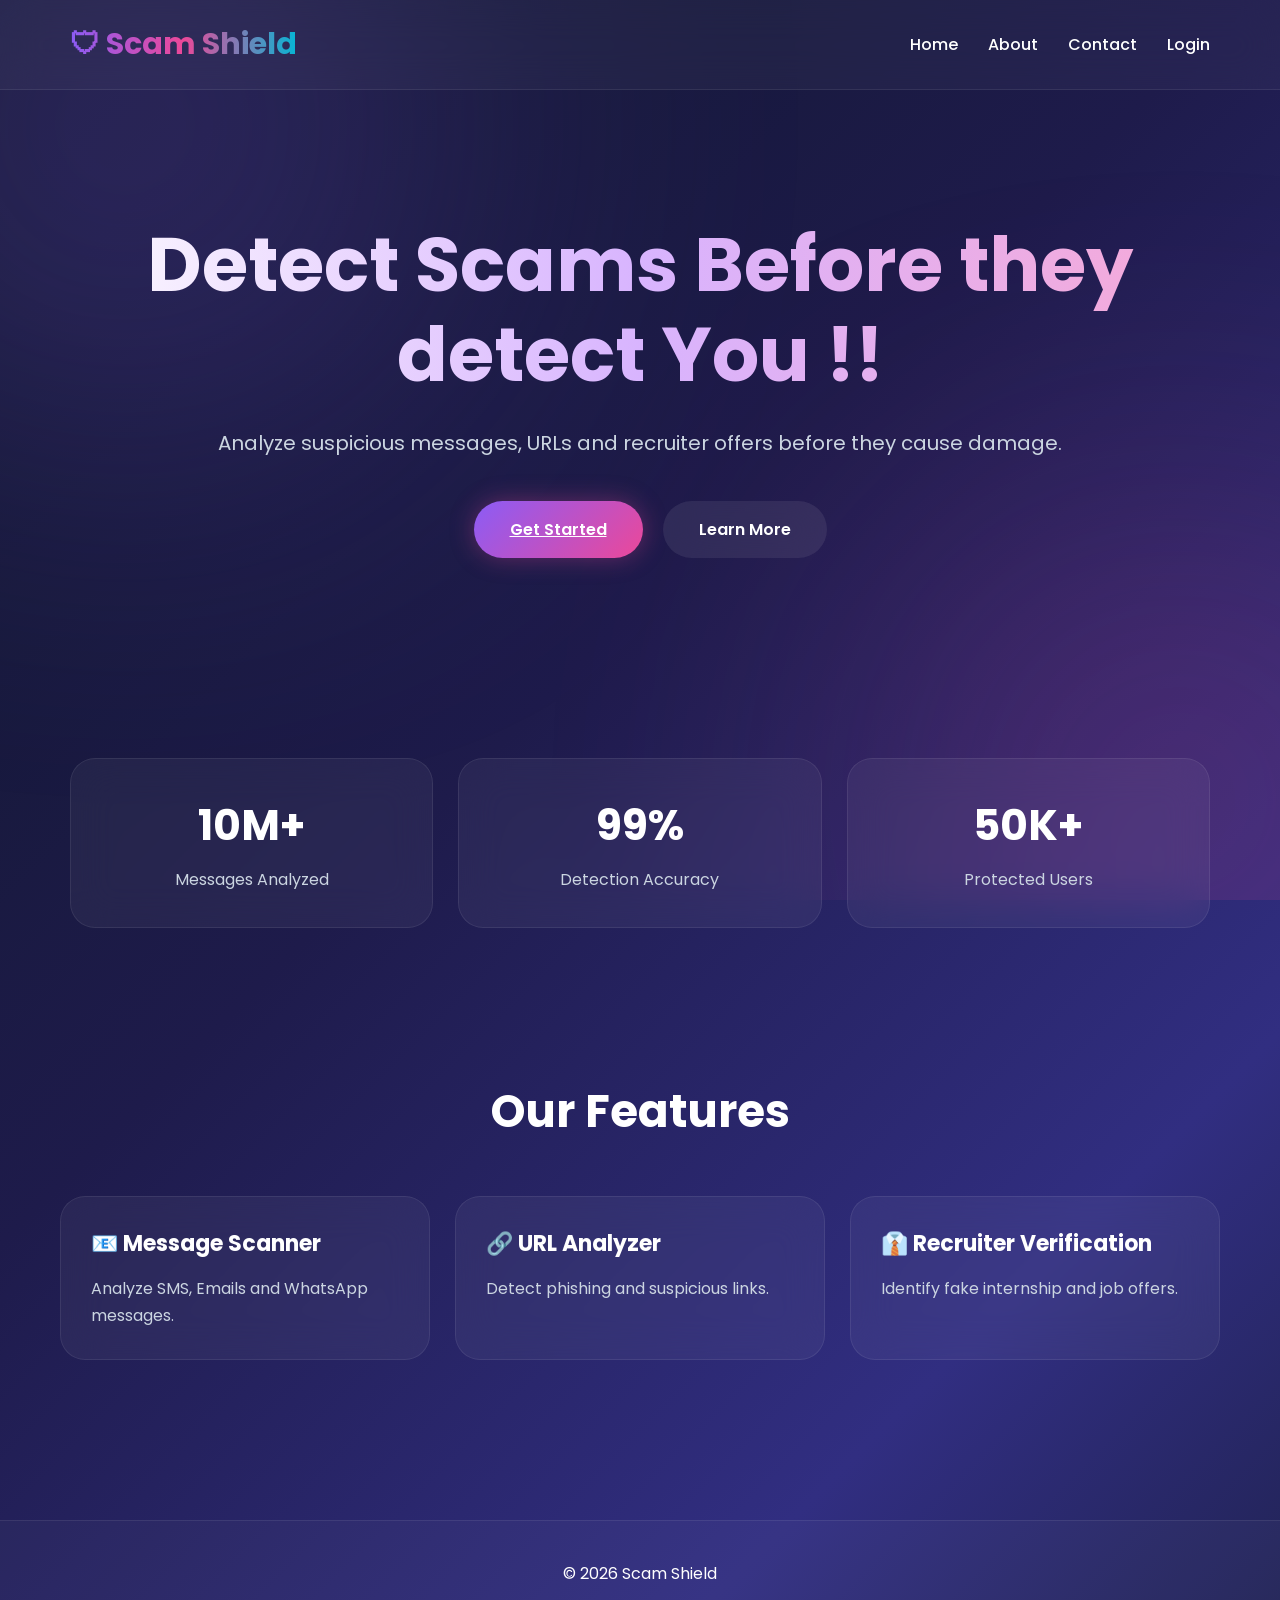
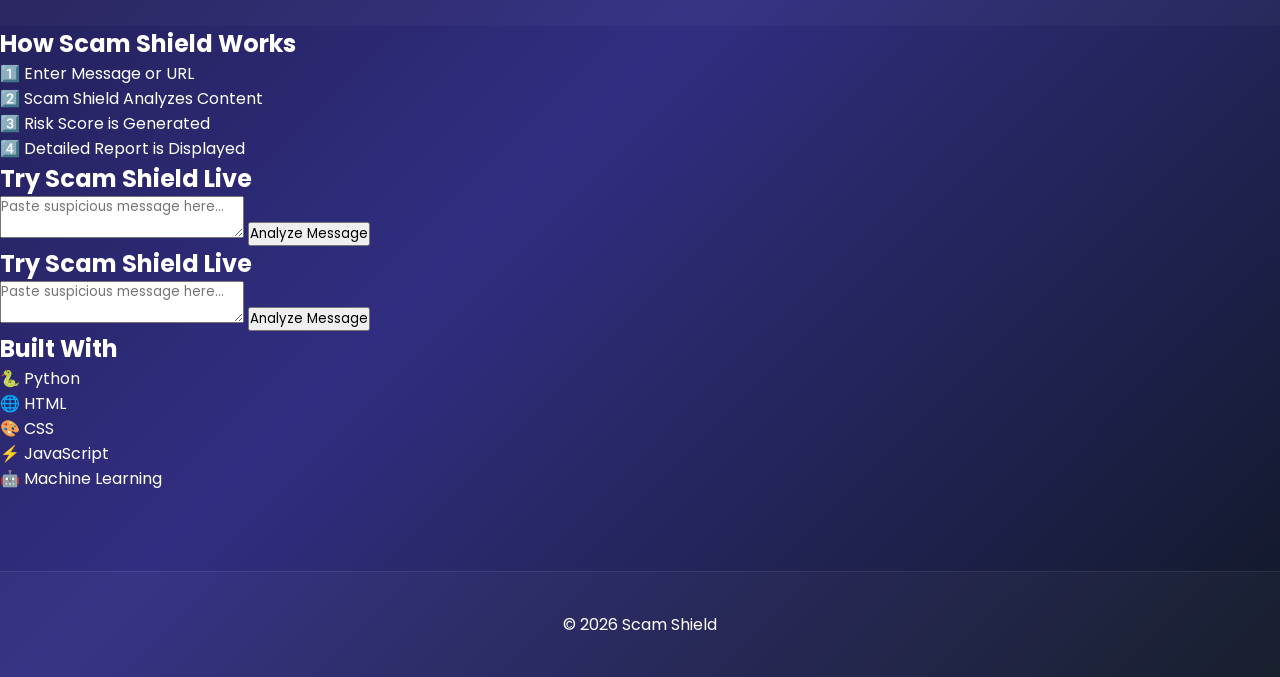
<file: index.html>
<!DOCTYPE html>
<html lang="en">

<head>

<meta charset="UTF-8">
<meta name="viewport" content="width=device-width, initial-scale=1.0">

<title>Scam Shield</title>

<link rel="stylesheet" href="css/style.css">

<link href="https://fonts.googleapis.com/css2?family=Poppins:wght@300;400;500;600;700&display=swap" rel="stylesheet">

</head>

<body>

<div class="bg-animation"></div>

<header>

<nav class="navbar">

<div class="logo">

🛡 Scam Shield

</div>

<ul class="nav-links">

<li><a href="index.html">Home</a></li>

<li><a href="html/about.html">About</a></li>

<li><a href="html/contact.html">Contact</a></li>

<li><a href="html/login.html">Login</a></li>

</ul>

</nav>

</header>

<section class="hero">

<h1>

Detect Scams Before they detect You !!

</h1>

<p>

Analyze suspicious messages,
URLs and recruiter offers
before they cause damage.

</p>

<div class="hero-buttons">

<a href="login.html">

<a href="html/login.html" class="primary-btn">

Get Started

</a>

</a>

<a href="about.html">

<button class="secondary-btn">

Learn More

</button>

</a>

</div>

</section>

<section class="stats">

<div class="stat-card">

<h2>10M+</h2>

<p>Messages Analyzed</p>

</div>

<div class="stat-card">

<h2>99%</h2>

<p>Detection Accuracy</p>

</div>

<div class="stat-card">

<h2>50K+</h2>

<p>Protected Users</p>

</div>

</section>

<section class="features">

<h2>Our Features</h2>

<div class="feature-grid">

<div class="feature-card">

<h3>📧 Message Scanner</h3>

<p>Analyze SMS, Emails and WhatsApp messages.</p>

</div>

<div class="feature-card">

<h3>🔗 URL Analyzer</h3>

<p>Detect phishing and suspicious links.</p>

</div>

<div class="feature-card">

<h3>👔 Recruiter Verification</h3>

<p>Identify fake internship and job offers.</p>

</div>

</div>

</section>

<footer>

<p>

© 2026 Scam Shield

</p>

</footer>

<script src="js/main.js"></script>
<section id="how-it-works">
    <h2>How Scam Shield Works</h2>
    <div class="steps">
        <div>1️⃣ Enter Message or URL</div>
        <div>2️⃣ Scam Shield Analyzes Content</div>
        <div>3️⃣ Risk Score is Generated</div>
        <div>4️⃣ Detailed Report is Displayed</div>
    </div>
</section>

<section id="demo">
    <h2>Try Scam Shield Live</h2>

    <textarea
        id="messageInput"
        placeholder="Paste suspicious message here..."
    ></textarea>

    <button onclick="analyzeMessage()">
        Analyze Message
    </button>

    <div id="result"></div>
</section>

</section>

<section id="demo">
    <h2>Try Scam Shield Live</h2>

    <textarea
        id="messageInput"
        placeholder="Paste suspicious message here..."
    ></textarea>

    <button onclick="analyzeMessage()">
        Analyze Message
    </button>

    <div id="result"></div>
</section>

<section id="tech-stack">
    <h2>Built With</h2>

    <p>🐍 Python</p>
    <p>🌐 HTML</p>
    <p>🎨 CSS</p>
    <p>⚡ JavaScript</p>
    <p>🤖 Machine Learning</p>
</section>

<footer>
    <p>© 2026 Scam Shield</p>
</footer>
<script src="js/main.js"></script>

</body>

</html>
</file>
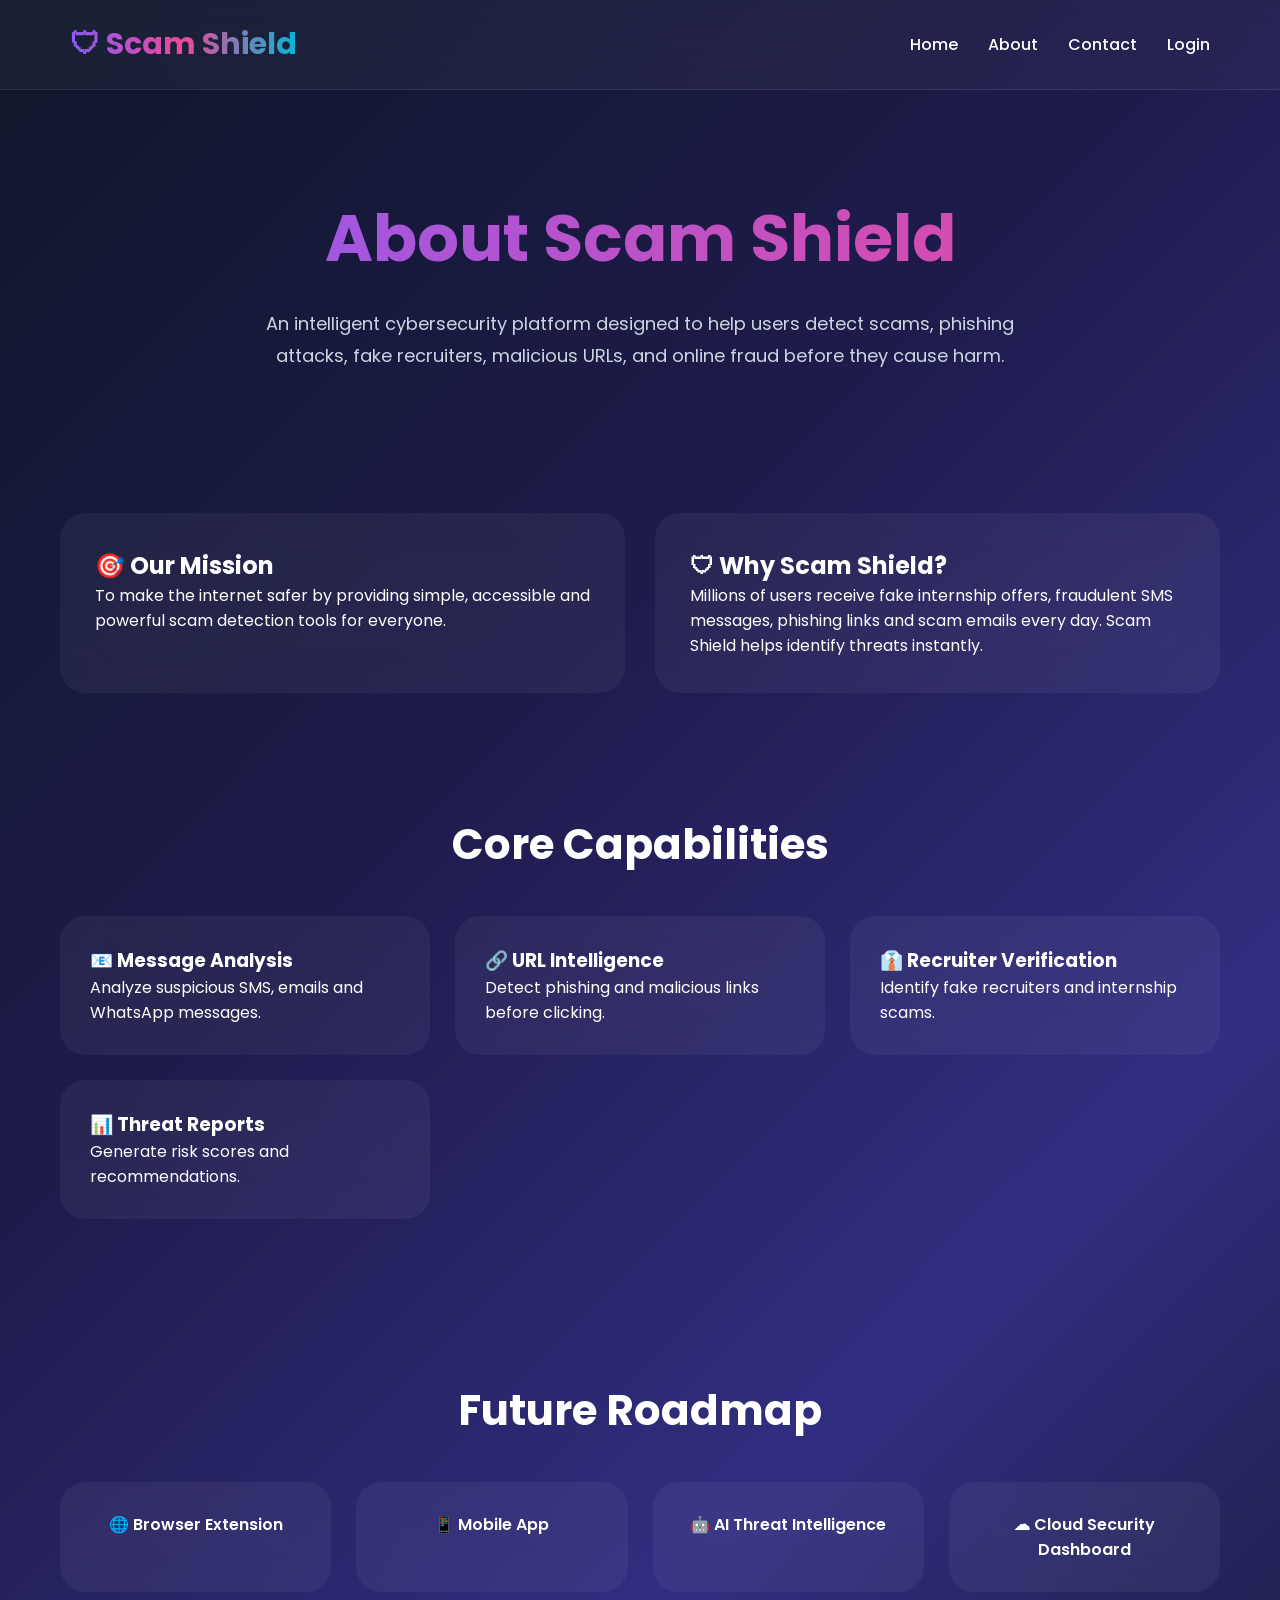
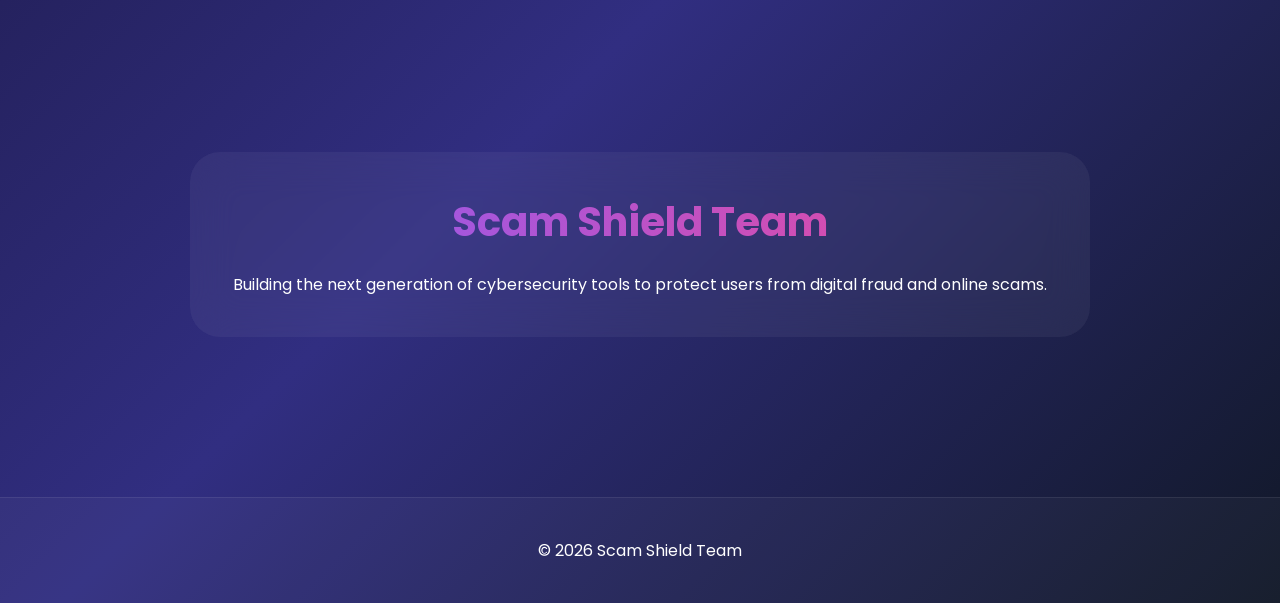
<file: html/about.html>
<!DOCTYPE html>
<html lang="en">

<head>

<meta charset="UTF-8">
<meta name="viewport" content="width=device-width, initial-scale=1.0">

<title>About | Scam Shield</title>

<link rel="stylesheet" href="../css/style.css">
<link rel="stylesheet" href="../css/about.css">

<link href="https://fonts.googleapis.com/css2?family=Poppins:wght@300;400;500;600;700&display=swap" rel="stylesheet">

</head>

<body>

<nav class="navbar">

<div class="logo">
🛡 Scam Shield
</div>

<ul class="nav-links">

<li><a href="index.html">Home</a></li>

<li><a href="about.html">About</a></li>

<li><a href="contact.html">Contact</a></li>

<li><a href="login.html">Login</a></li>


</ul>

</nav>

<section class="about-hero">

<h1>About Scam Shield</h1>

<p>

An intelligent cybersecurity platform designed to help
users detect scams, phishing attacks, fake recruiters,
malicious URLs, and online fraud before they cause harm.

</p>

</section>

<section class="mission-section">

<div class="mission-card">

<h2>🎯 Our Mission</h2>

<p>

To make the internet safer by providing simple,
accessible and powerful scam detection tools for everyone.

</p>

</div>

<div class="mission-card">

<h2>🛡 Why Scam Shield?</h2>

<p>

Millions of users receive fake internship offers,
fraudulent SMS messages, phishing links and scam emails
every day. Scam Shield helps identify threats instantly.

</p>

</div>

</section>

<section class="features-section">

<h2>Core Capabilities</h2>

<div class="feature-grid">

<div class="feature-box">

<h3>📧 Message Analysis</h3>

<p>

Analyze suspicious SMS, emails and WhatsApp messages.

</p>

</div>

<div class="feature-box">

<h3>🔗 URL Intelligence</h3>

<p>

Detect phishing and malicious links before clicking.

</p>

</div>

<div class="feature-box">

<h3>👔 Recruiter Verification</h3>

<p>

Identify fake recruiters and internship scams.

</p>

</div>

<div class="feature-box">

<h3>📊 Threat Reports</h3>

<p>

Generate risk scores and recommendations.

</p>

</div>

</div>

</section>

<section class="roadmap-section">

<h2>Future Roadmap</h2>

<div class="roadmap-grid">

<div class="roadmap-card">
🌐 Browser Extension
</div>

<div class="roadmap-card">
📱 Mobile App
</div>

<div class="roadmap-card">
🤖 AI Threat Intelligence
</div>

<div class="roadmap-card">
☁ Cloud Security Dashboard
</div>

</div>

</section>

<section class="team-section">

<div class="team-card">

<h2>Scam Shield Team</h2>

<p>

Building the next generation of cybersecurity tools
to protect users from digital fraud and online scams.

</p>

</div>

</section>

<footer>

<p>

© 2026 Scam Shield Team

</p>

</footer>

</body>

</html>
</file>
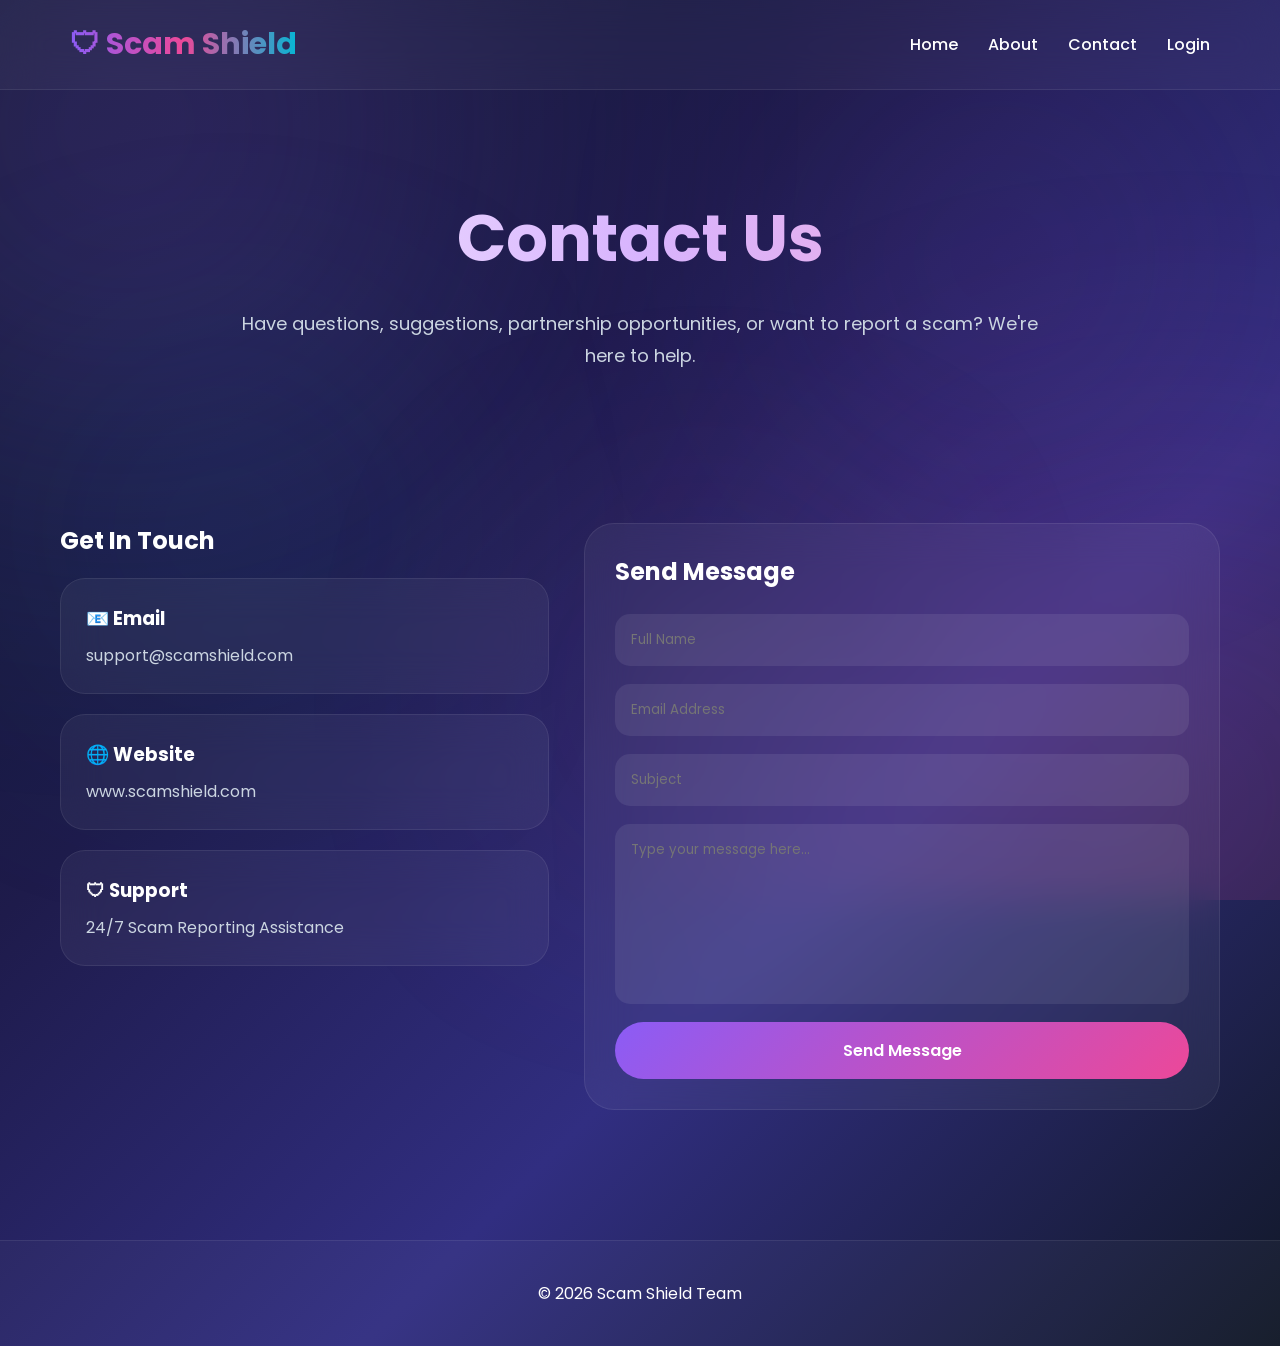
<file: html/contact.html>
<!DOCTYPE html>
<html lang="en">

<head>

<meta charset="UTF-8">
<meta name="viewport" content="width=device-width, initial-scale=1.0">

<title>Contact | Scam Shield</title>

<link rel="stylesheet" href="../css/style.css">
<link rel="stylesheet" href="../css/contact.css">

<link href="https://fonts.googleapis.com/css2?family=Poppins:wght@300;400;500;600;700&display=swap" rel="stylesheet">

</head>

<body>

<div class="bg-animation"></div>

<div class="orb orb1"></div>
<div class="orb orb2"></div>
<div class="orb orb3"></div>

<nav class="navbar">

<div class="logo">
🛡 Scam Shield
</div>

<ul class="nav-links">

<li><a href="index.html">Home</a></li>

<li><a href="about.html">About</a></li>

<li><a href="contact.html">Contact</a></li>

<li><a href="login.html">Login</a></li>


</ul>

</nav>

<section class="contact-hero">

<h1>Contact Us</h1>

<p>

Have questions, suggestions, partnership opportunities,
or want to report a scam?

We're here to help.

</p>

</section>

<section class="contact-container">

<div class="contact-info">

<h2>Get In Touch</h2>

<div class="info-card">

<h3>📧 Email</h3>

<p>support@scamshield.com</p>

</div>

<div class="info-card">

<h3>🌐 Website</h3>

<p>www.scamshield.com</p>

</div>

<div class="info-card">

<h3>🛡 Support</h3>

<p>24/7 Scam Reporting Assistance</p>

</div>

</div>

<div class="contact-form">

<h2>Send Message</h2>

<form id="contactForm">

<input
type="text"
placeholder="Full Name"
required
>

<input
type="email"
placeholder="Email Address"
required
>

<input
type="text"
placeholder="Subject"
required
>

<textarea
placeholder="Type your message here..."
required
></textarea>

<button type="submit">
Send Message
</button>

</form>

</div>

</section>

<footer>

<p>

© 2026 Scam Shield Team

</p>

</footer>
<script src="../js/contact.js"></script>
<div id="successModal" class="modal">

<div class="modal-content">

<h2>✅ Message Sent</h2>

<p>
Thank you for contacting Scam Shield.
Your message has been received.
</p>

<button onclick="sendAgain()">
Send Another Message
</button>

<button onclick="closeModal()">
Close
</button>

</div>

</div>


</body>

</html>
</file>
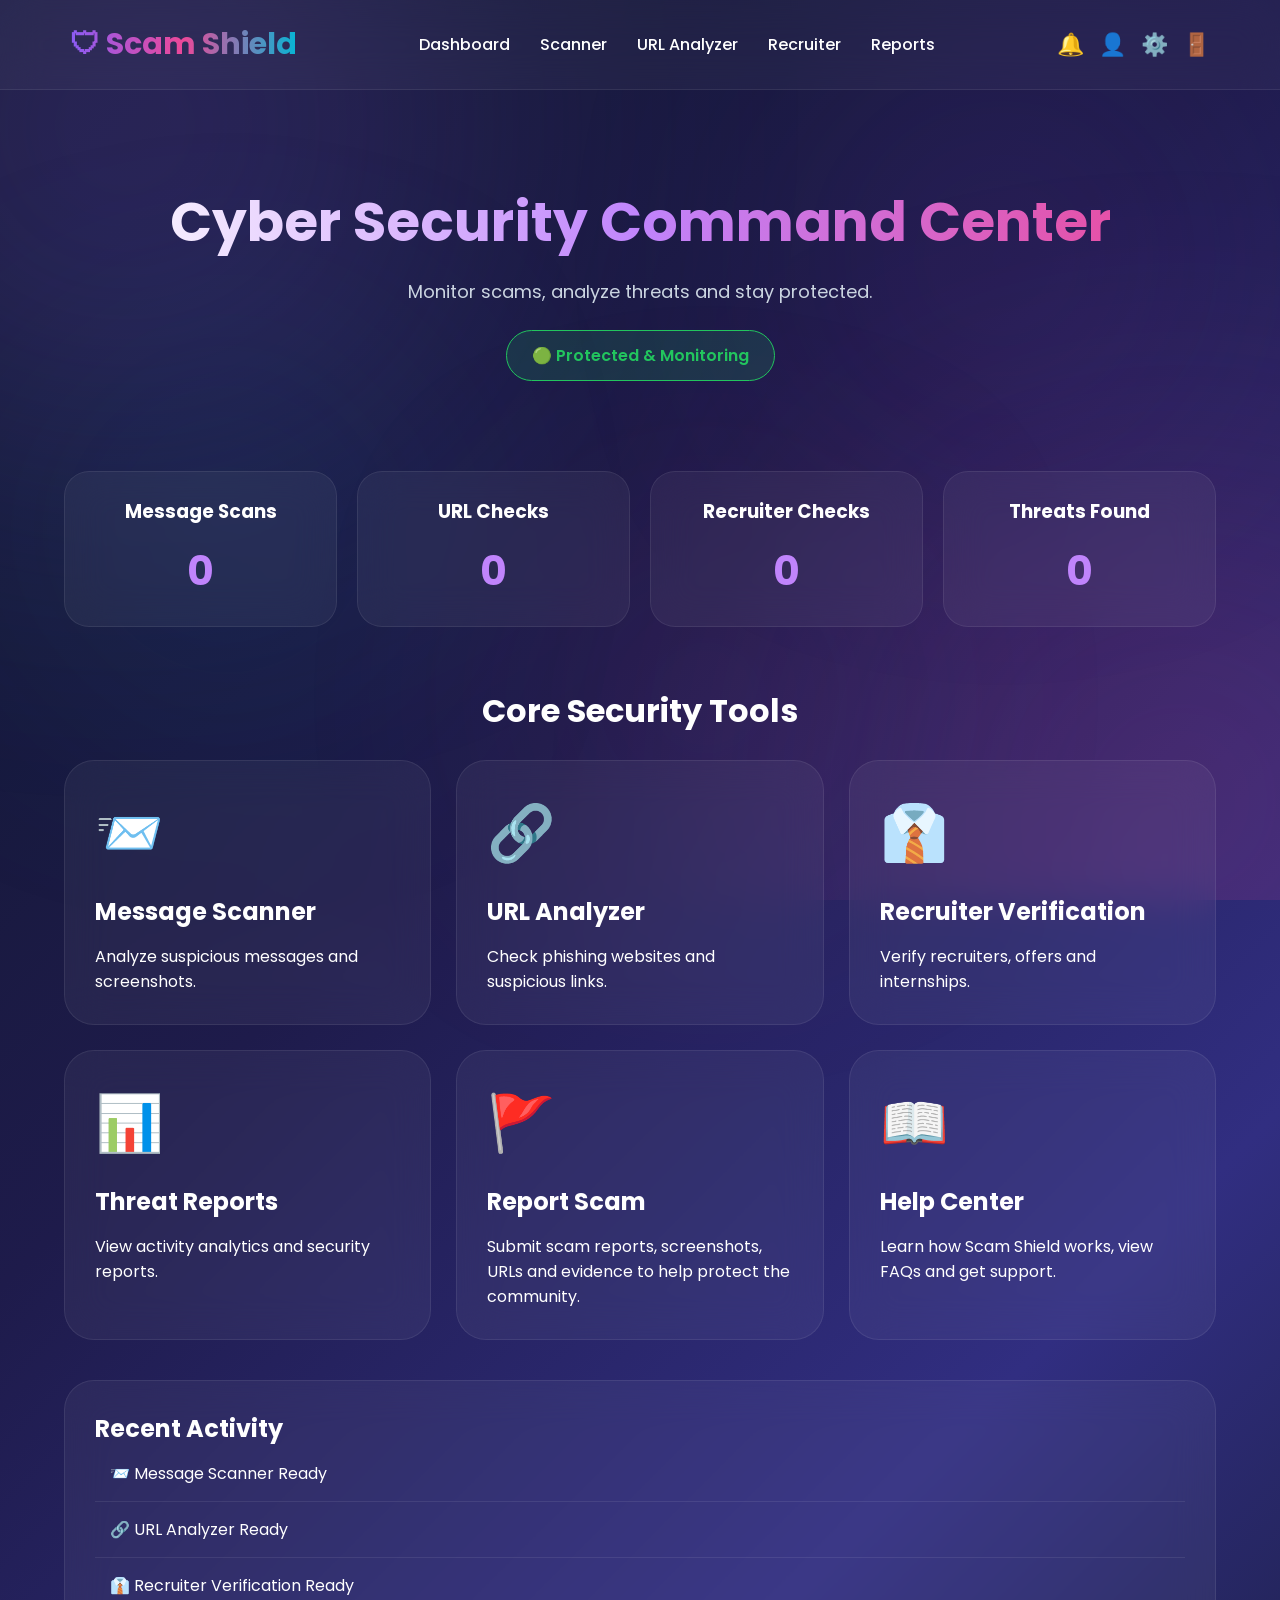
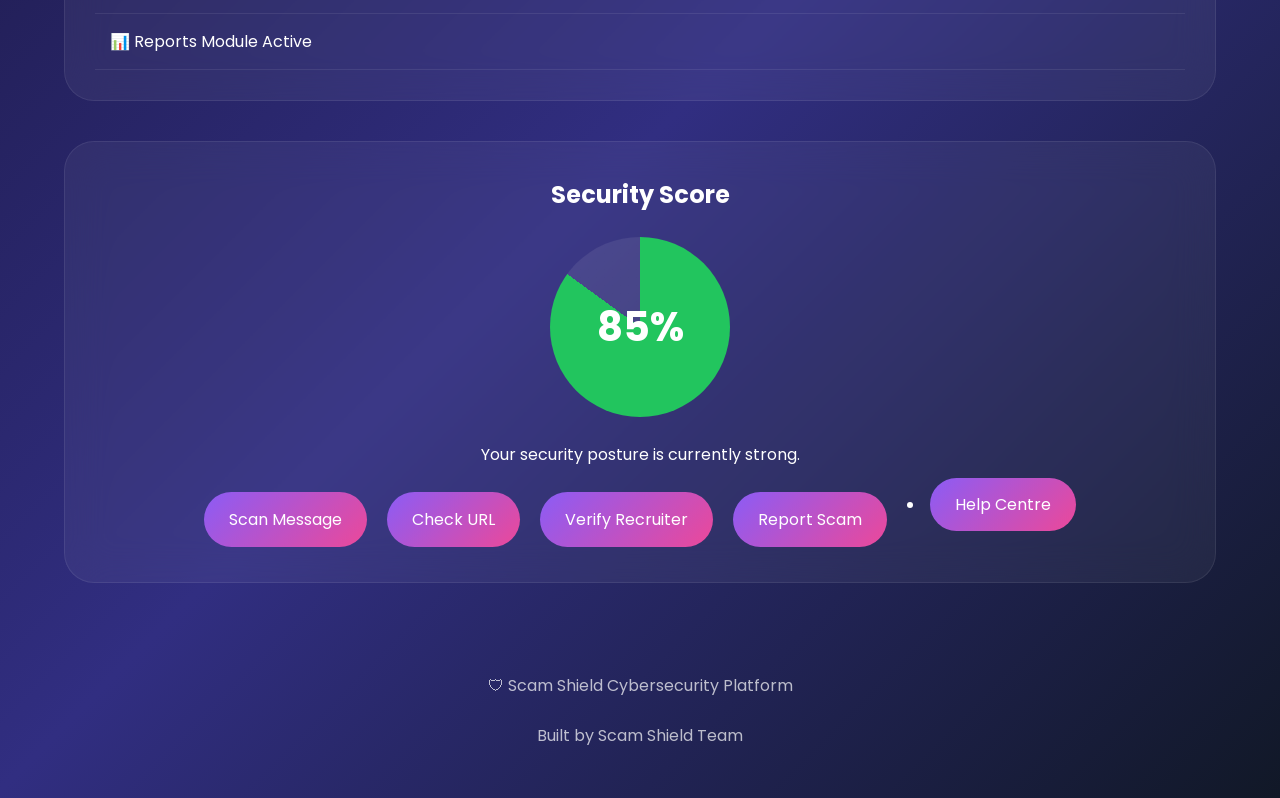
<file: html/dashboard.html>
<!DOCTYPE html>
<html lang="en">

<head>

<meta charset="UTF-8">
<meta name="viewport" content="width=device-width, initial-scale=1.0">

<title>Dashboard | Scam Shield</title>

<link rel="stylesheet" href="../css/style.css">

<link href="https://fonts.googleapis.com/css2?family=Poppins:wght@300;400;500;600;700&display=swap" rel="stylesheet">

<style>

.dashboard-container{
width:90%;
max-width:1400px;
margin:auto;
padding:40px 0;
}

.hero-dashboard{
text-align:center;
padding:50px 20px;
}

.hero-dashboard h1{
font-size:55px;

background:linear-gradient(
90deg,
#ffffff,
#c084fc,
#ec4899
);

-webkit-background-clip:text;
-webkit-text-fill-color:transparent;
}

.hero-dashboard p{
margin-top:15px;
font-size:18px;
color:#cbd5e1;
}

.status-box{
margin-top:25px;
display:inline-block;
padding:12px 25px;
border-radius:50px;
background:rgba(34,197,94,.15);
border:1px solid #22c55e;
color:#22c55e;
font-weight:600;
}

.stats-grid{
display:grid;
grid-template-columns:repeat(auto-fit,minmax(220px,1fr));
gap:20px;
margin-top:40px;
}

.stat-card{

background:rgba(255,255,255,.05);

backdrop-filter:blur(20px);

padding:25px;

border-radius:25px;

text-align:center;

border:1px solid rgba(255,255,255,.08);
}

.stat-card h3{
margin-bottom:15px;
}

.stat-card span{
font-size:40px;
font-weight:700;
color:#c084fc;
}

.section-title{
margin:60px 0 25px;
font-size:32px;
text-align:center;
}

.tools-grid{

display:grid;

grid-template-columns:
repeat(auto-fit,minmax(280px,1fr));

gap:25px;
}

.tool-card{

text-decoration:none;

color:white;

padding:30px;

border-radius:30px;

background:rgba(255,255,255,.05);

backdrop-filter:blur(20px);

border:1px solid rgba(255,255,255,.08);

transition:.3s;
}

.tool-card:hover{

transform:translateY(-8px);

box-shadow:
0 0 30px rgba(192,132,252,.25);

}

.tool-icon{

font-size:55px;

margin-bottom:20px;
}

.tool-card h2{

margin-bottom:15px;
}

.activity-box{

margin-top:40px;

padding:30px;

border-radius:30px;

background:rgba(255,255,255,.05);

backdrop-filter:blur(20px);

border:1px solid rgba(255,255,255,.08);
}

.activity-box ul{

list-style:none;
}

.activity-box li{

padding:15px;

border-bottom:
1px solid rgba(255,255,255,.08);
}

.security-score{

margin-top:40px;

padding:35px;

text-align:center;

border-radius:30px;

background:rgba(255,255,255,.05);

backdrop-filter:blur(20px);

border:1px solid rgba(255,255,255,.08);
}

.score-circle{

width:180px;

height:180px;

margin:25px auto;

border-radius:50%;

display:flex;

align-items:center;

justify-content:center;

font-size:40px;

font-weight:700;

background:
conic-gradient(
#22c55e 0% 85%,
rgba(255,255,255,.08) 85% 100%
);
}

.quick-actions{

display:flex;

justify-content:center;

gap:20px;

flex-wrap:wrap;

margin-top:25px;
}

.quick-actions a{

padding:15px 25px;

border-radius:50px;

text-decoration:none;

color:white;

background:
linear-gradient(
135deg,
#8b5cf6,
#ec4899
);

}

.footer-box{

text-align:center;

padding:50px 20px;

opacity:.7;
}

.nav-right{

display:flex;
align-items:center;
gap:15px;
}

.nav-icon{

font-size:22px;
text-decoration:none;
}

@media(max-width:768px){

.hero-dashboard h1{
font-size:40px;
}

.score-circle{
width:140px;
height:140px;
font-size:30px;
}

}

</style>

</head>

<body>

<div class="bg-animation"></div>

<div class="orb orb1"></div>
<div class="orb orb2"></div>
<div class="orb orb3"></div>

<nav class="navbar">

<div class="logo">

🛡 Scam Shield

</div>

<ul class="nav-links">

<li><a href="dashboard.html">Dashboard</a></li>
<li><a href="scanner.html">Scanner</a></li>
<li><a href="url-analyzer.html">URL Analyzer</a></li>
<li><a href="recruiter.html">Recruiter</a></li>
<li><a href="reports.html">Reports</a></li>


</ul>

<div class="nav-right">

<a href="notifications.html" class="nav-icon">🔔</a>

<a href="profile.html" class="nav-icon">👤</a>

<a href="settings.html" class="nav-icon">⚙️</a>

<a href="login.html" class="nav-icon">🚪</a>

</div>

</nav>

<div class="dashboard-container">

<section class="hero-dashboard">

<h1>Cyber Security Command Center</h1>

<p>
Monitor scams, analyze threats and stay protected.
</p>

<div class="status-box">

🟢 Protected & Monitoring

</div>

</section>

<section class="stats-grid">

<div class="stat-card">

<h3>Message Scans</h3>

<span id="messageCount">0</span>

</div>

<div class="stat-card">

<h3>URL Checks</h3>

<span id="urlCount">0</span>

</div>

<div class="stat-card">

<h3>Recruiter Checks</h3>

<span id="recruiterCount">0</span>

</div>

<div class="stat-card">

<h3>Threats Found</h3>

<span id="threatCount">0</span>

</div>

</section>

<h2 class="section-title">
Core Security Tools
</h2>

<section class="tools-grid">

<a href="scanner.html" class="tool-card">

<div class="tool-icon">📨</div>

<h2>Message Scanner</h2>

<p>
Analyze suspicious messages and screenshots.
</p>

</a>

<a href="url-analyzer.html" class="tool-card">

<div class="tool-icon">🔗</div>

<h2>URL Analyzer</h2>

<p>
Check phishing websites and suspicious links.
</p>

</a>

<a href="recruiter.html" class="tool-card">

<div class="tool-icon">👔</div>

<h2>Recruiter Verification</h2>

<p>
Verify recruiters, offers and internships.
</p>

</a>

<a href="reports.html" class="tool-card">

<div class="tool-icon">📊</div>

<h2>Threat Reports</h2>

<p>
View activity analytics and security reports.
</p>

</a>
<a href="report-scam.html" class="tool-card">

<div class="tool-icon">🚩</div>

<h2>Report Scam</h2>

<p>
Submit scam reports, screenshots, URLs and evidence to help protect the community.
</p>

</a>
<a href="help.html" class="tool-card">

<div class="tool-icon">📖</div>

<h2>Help Center</h2>

<p>
Learn how Scam Shield works, view FAQs and get support.
</p>

</a>
</section>

<div class="activity-box">

<h2>Recent Activity</h2>

<ul>

<li>📨 Message Scanner Ready</li>

<li>🔗 URL Analyzer Ready</li>

<li>👔 Recruiter Verification Ready</li>

<li>📊 Reports Module Active</li>

</ul>

</div>

<div class="security-score">

<h2>Security Score</h2>

<div class="score-circle">

85%

</div>

<p>

Your security posture is currently strong.

</p>

<div class="quick-actions">

<a href="scanner.html">Scan Message</a>

<a href="url-analyzer.html">Check URL</a>

<a href="recruiter.html">Verify Recruiter</a>

<a href="report-scam.html">Report Scam</a>
<li><a href="help.html">Help Centre</a></li>

</div>

</div>

</div>

<div class="footer-box">

🛡 Scam Shield Cybersecurity Platform

<br><br>

Built by Scam Shield Team

</div>

<script>

const scanHistory =
JSON.parse(localStorage.getItem("scanHistory")) || [];

const urlHistory =
JSON.parse(localStorage.getItem("urlHistory")) || [];

const recruiterHistory =
JSON.parse(localStorage.getItem("recruiterHistory")) || [];

document.getElementById("messageCount").innerText =
scanHistory.length;

document.getElementById("urlCount").innerText =
urlHistory.length;

document.getElementById("recruiterCount").innerText =
recruiterHistory.length;

let threats = 0;

scanHistory.forEach(item=>{
if(item.score > 50) threats++;
});

urlHistory.forEach(item=>{
if(item.score > 50) threats++;
});

recruiterHistory.forEach(item=>{
if(item.score > 50) threats++;
});

document.getElementById("threatCount").innerText =
threats;

</script>

</body>

</html>
</file>
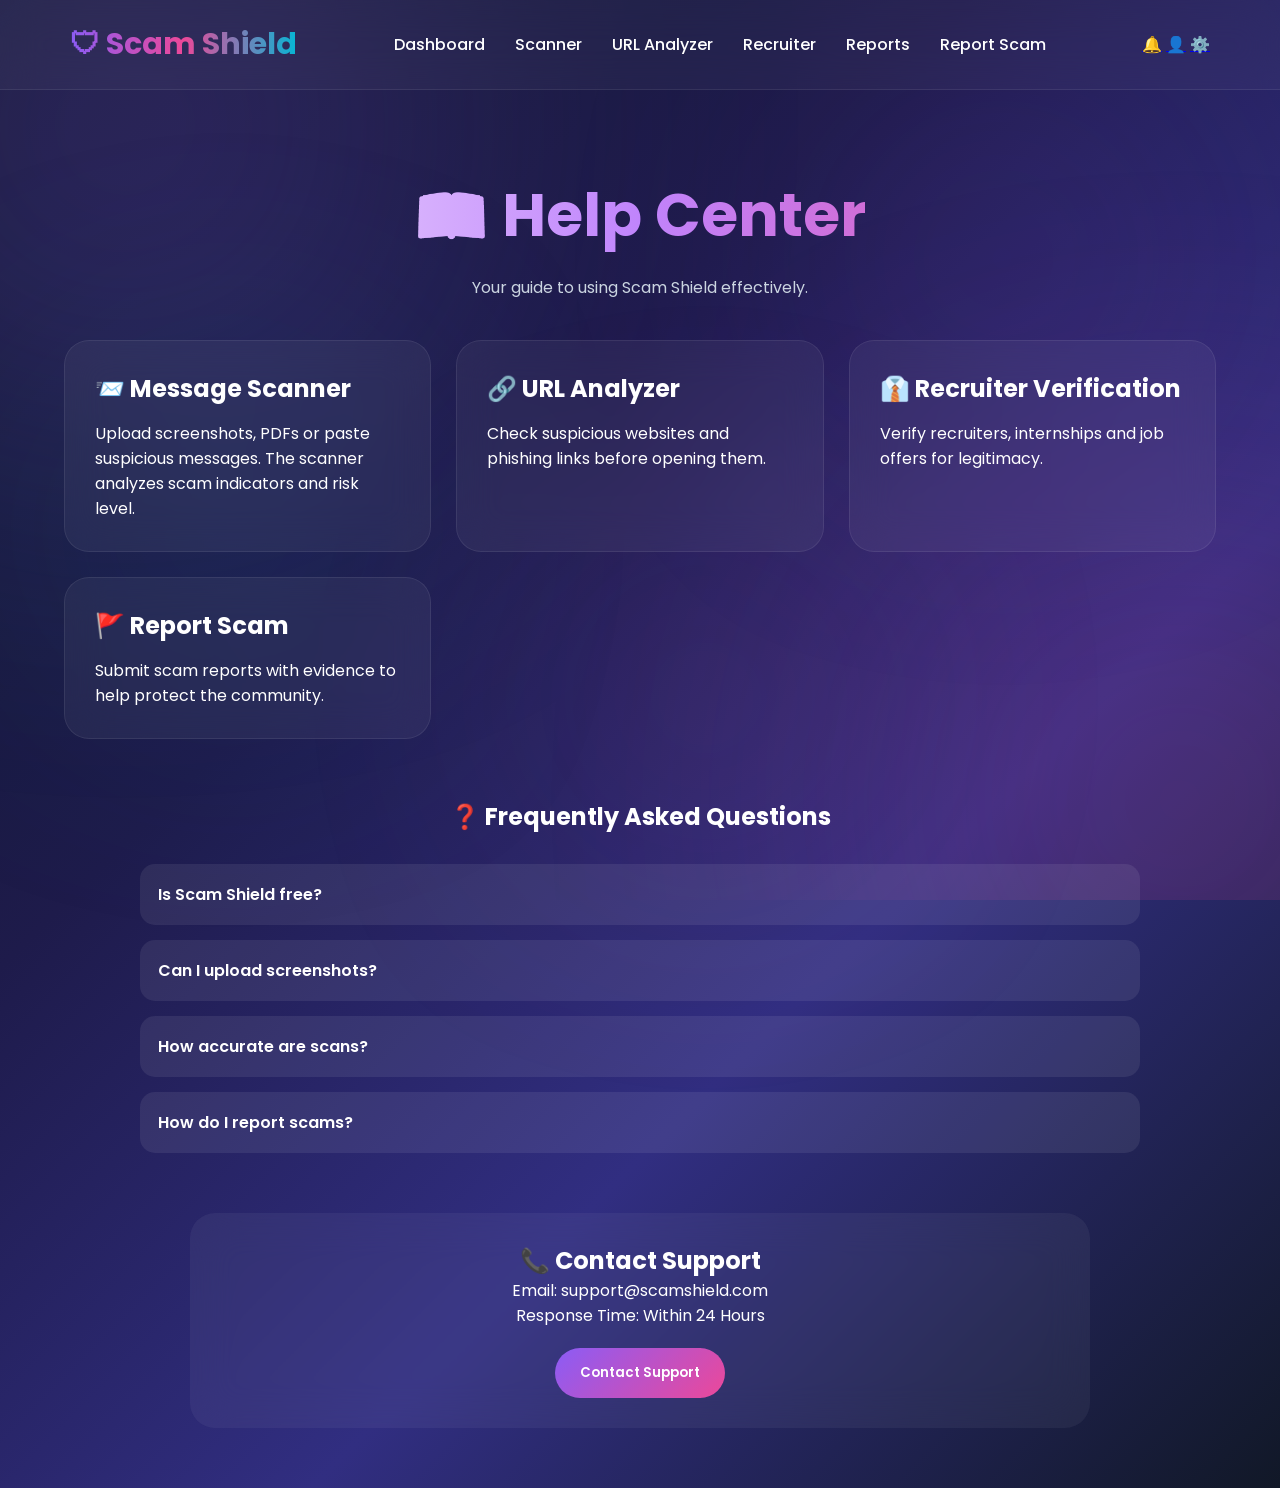
<file: html/help.html>
<!DOCTYPE html>
<html lang="en">

<head>

<meta charset="UTF-8">
<meta name="viewport" content="width=device-width, initial-scale=1.0">

<title>Help Center | Scam Shield</title>

<link rel="stylesheet" href="../css/style.css">
<link rel="stylesheet" href="../css/help.css">

<link href="https://fonts.googleapis.com/css2?family=Poppins:wght@300;400;500;600;700&display=swap" rel="stylesheet">

</head>

<body>

<div class="bg-animation"></div>

<div class="orb orb1"></div>
<div class="orb orb2"></div>
<div class="orb orb3"></div>

<nav class="navbar">

<div class="logo">🛡 Scam Shield</div>

<ul class="nav-links">

<li><a href="dashboard.html">Dashboard</a></li>
<li><a href="scanner.html">Scanner</a></li>
<li><a href="url-analyzer.html">URL Analyzer</a></li>
<li><a href="recruiter.html">Recruiter</a></li>
<li><a href="reports.html">Reports</a></li>
<li><a href="report-scam.html">Report Scam</a></li>

</ul>

<div class="nav-right">

<a href="notifications.html">🔔</a>
<a href="profile.html">👤</a>
<a href="settings.html">⚙️</a>

</div>

</nav>

<section class="help-header">

<h1>📖 Help Center</h1>

<p>Your guide to using Scam Shield effectively.</p>

</section>

<div class="help-container">

<div class="help-card">
<h2>📨 Message Scanner</h2>
<p>
Upload screenshots, PDFs or paste suspicious messages.
The scanner analyzes scam indicators and risk level.
</p>
</div>

<div class="help-card">
<h2>🔗 URL Analyzer</h2>
<p>
Check suspicious websites and phishing links before opening them.
</p>
</div>

<div class="help-card">
<h2>👔 Recruiter Verification</h2>
<p>
Verify recruiters, internships and job offers for legitimacy.
</p>
</div>

<div class="help-card">
<h2>🚩 Report Scam</h2>
<p>
Submit scam reports with evidence to help protect the community.
</p>
</div>

</div>

<section class="faq-section">

<h2>❓ Frequently Asked Questions</h2>

<div class="faq">

<button class="faq-btn">
Is Scam Shield free?
</button>

<div class="faq-content">
<p>
Yes. All currently available tools are free to use.
</p>
</div>

</div>

<div class="faq">

<button class="faq-btn">
Can I upload screenshots?
</button>

<div class="faq-content">
<p>
Yes. Scanner and Report Scam modules support screenshot uploads.
</p>
</div>

</div>

<div class="faq">

<button class="faq-btn">
How accurate are scans?
</button>

<div class="faq-content">
<p>
Scans provide guidance and risk indicators but should not replace human judgment.
</p>
</div>

</div>

<div class="faq">

<button class="faq-btn">
How do I report scams?
</button>

<div class="faq-content">
<p>
Use the Report Scam page and upload any supporting evidence.
</p>
</div>

</div>

</section>

<section class="support-box">

<h2>📞 Contact Support</h2>

<p>Email: support@scamshield.com</p>

<p>Response Time: Within 24 Hours</p>

<button id="supportBtn">

Contact Support

</button>

</section>

<div id="helpPopup" class="help-popup">

Support feature coming soon.

</div>

<script src="../js/help.js"></script>

</body>

</html>
</file>
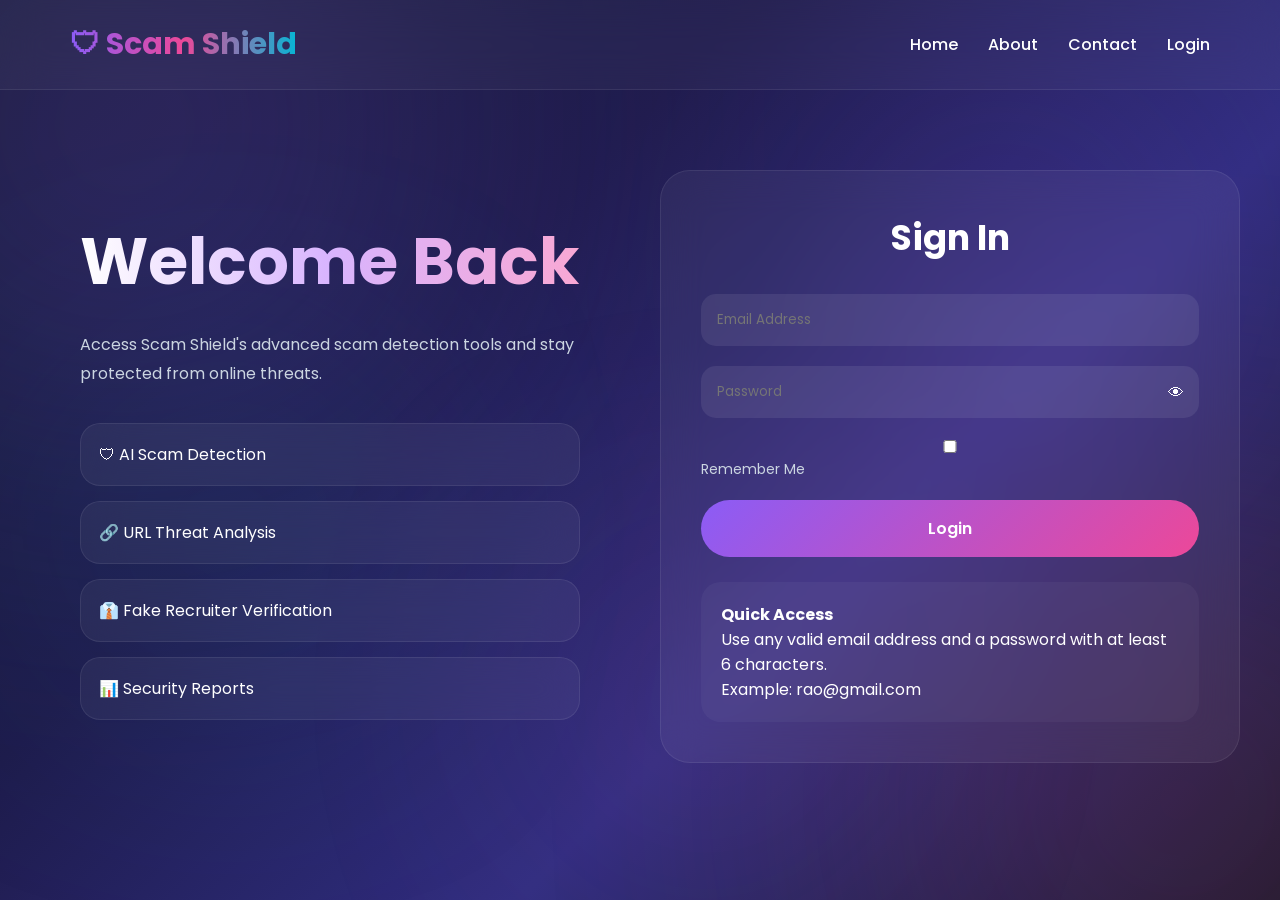
<file: html/login.html>
<!DOCTYPE html>
<html lang="en">

<head>

<meta charset="UTF-8">
<meta name="viewport" content="width=device-width, initial-scale=1.0">

<title>Login | Scam Shield</title>

<link rel="stylesheet" href="../css/style.css">
<link rel="stylesheet" href="../css/login.css">

<link href="https://fonts.googleapis.com/css2?family=Poppins:wght@300;400;500;600;700&display=swap" rel="stylesheet">

</head>

<body>

<div class="bg-animation"></div>

<div class="orb orb1"></div>
<div class="orb orb2"></div>
<div class="orb orb3"></div>

<nav class="navbar">

<div class="logo">
🛡 Scam Shield
</div>

<ul class="nav-links">

<li><a href="index.html">Home</a></li>

<li><a href="about.html">About</a></li>

<li><a href="contact.html">Contact</a></li>

<li><a href="login.html">Login</a></li>

</ul>

</nav>

<section class="login-page">

<div class="login-container">

<div class="login-left">

<h1>Welcome Back</h1>

<p>

Access Scam Shield's advanced scam detection tools and stay protected from online threats.

</p>

<div class="security-points">

<div class="point">🛡 AI Scam Detection</div>
<div class="point">🔗 URL Threat Analysis</div>
<div class="point">👔 Fake Recruiter Verification</div>
<div class="point">📊 Security Reports</div>

</div>

</div>

<div class="login-right">

<h2>Sign In</h2>

<form id="loginForm">

<input
type="email"
id="email"
placeholder="Email Address"
required
>

<div class="password-box">

<input
type="password"
id="password"
placeholder="Password"
required
>

<span
class="toggle-password"
onclick="togglePassword()"
>
👁
</span>

</div>

<div class="remember-row">

<label>

<input type="checkbox">

Remember Me

</label>

</div>

<button type="submit">

Login

</button>

</form>

<div class="demo-login">

<h4>Quick Access</h4>

<p>
Use any valid email address and a password
with at least 6 characters.
</p>

<p>
Example:
rao@gmail.com
</p>

</div>
</div>

</div>

</section>

<div id="loginSuccess" class="success-modal">

<div class="success-content">

<h2>✅ Login Successful</h2>

<p>

Redirecting to Dashboard...

</p>

</div>

</div>

<script src="../js/login.js"></script>

</body>

</html>
</file>
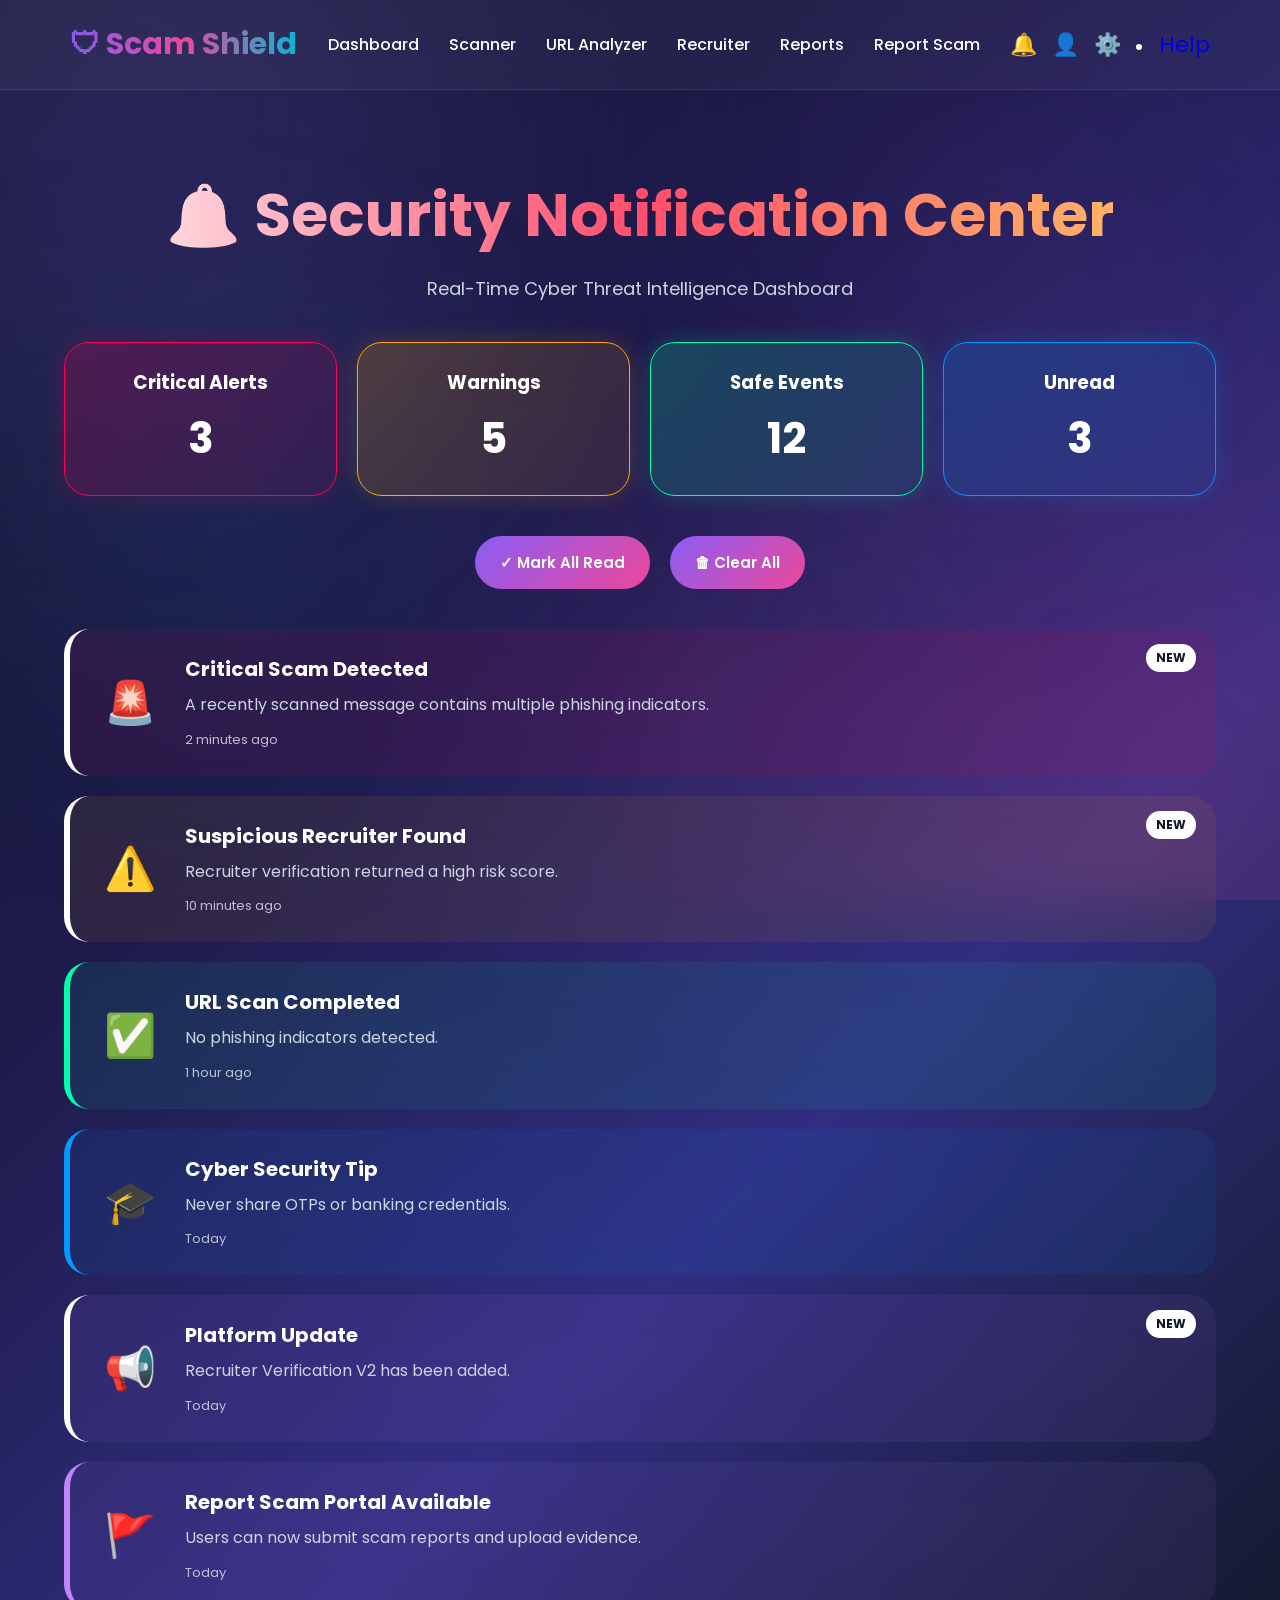
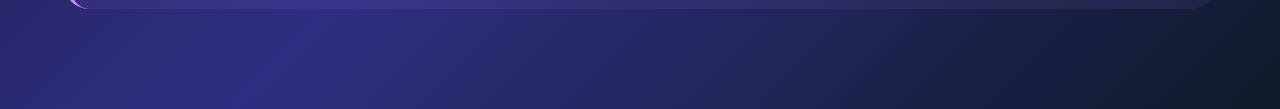
<file: html/notifications.html>
<!DOCTYPE html>
<html lang="en">

<head>

<meta charset="UTF-8">
<meta name="viewport" content="width=device-width, initial-scale=1.0">

<title>Notifications | Scam Shield</title>

<link rel="stylesheet" href="../css/style.css">
<link rel="stylesheet" href="../css/notifications.css">

<link href="https://fonts.googleapis.com/css2?family=Poppins:wght@300;400;500;600;700&display=swap" rel="stylesheet">

</head>

<body>

<div class="bg-animation"></div>

<div class="orb orb1"></div>
<div class="orb orb2"></div>
<div class="orb orb3"></div>

<nav class="navbar">

<div class="logo">🛡 Scam Shield</div>

<ul class="nav-links">

<li><a href="dashboard.html">Dashboard</a></li>
<li><a href="scanner.html">Scanner</a></li>
<li><a href="url-analyzer.html">URL Analyzer</a></li>
<li><a href="recruiter.html">Recruiter</a></li>
<li><a href="reports.html">Reports</a></li>
<li><a href="report-scam.html">Report Scam</a></li>

</ul>

<div class="nav-right">

<a href="notifications.html">🔔</a>
<a href="profile.html">👤</a>
<a href="settings.html">⚙️</a>
<li><a href="help.html">Help</a></li>

</div>

</nav>

<section class="notification-header">

<h1>🔔 Security Notification Center</h1>

<p>Real-Time Cyber Threat Intelligence Dashboard</p>

</section>

<section class="stats-row">

<div class="stat-card red">
<h3>Critical Alerts</h3>
<span id="criticalCount">3</span>
</div>

<div class="stat-card orange">
<h3>Warnings</h3>
<span id="warningCount">5</span>
</div>

<div class="stat-card green">
<h3>Safe Events</h3>
<span id="safeCount">12</span>
</div>

<div class="stat-card blue">
<h3>Unread</h3>
<span id="unreadCount">4</span>
</div>

</section>

<section class="notification-actions">

<button id="markAllRead">
✓ Mark All Read
</button>

<button id="clearNotifications">
🗑 Clear All
</button>

</section>

<section class="notification-container">

<div class="notification-card critical unread">

<div class="icon">🚨</div>

<div class="content">

<h3>Critical Scam Detected</h3>

<p>
A recently scanned message contains multiple phishing indicators.
</p>

<span>2 minutes ago</span>

</div>

</div>

<div class="notification-card warning unread">

<div class="icon">⚠️</div>

<div class="content">

<h3>Suspicious Recruiter Found</h3>

<p>
Recruiter verification returned a high risk score.
</p>

<span>10 minutes ago</span>

</div>

</div>

<div class="notification-card safe">

<div class="icon">✅</div>

<div class="content">

<h3>URL Scan Completed</h3>

<p>
No phishing indicators detected.
</p>

<span>1 hour ago</span>

</div>

</div>

<div class="notification-card info">

<div class="icon">🎓</div>

<div class="content">

<h3>Cyber Security Tip</h3>

<p>
Never share OTPs or banking credentials.
</p>

<span>Today</span>

</div>

</div>

<div class="notification-card update unread">

<div class="icon">📢</div>

<div class="content">

<h3>Platform Update</h3>

<p>
Recruiter Verification V2 has been added.
</p>

<span>Today</span>

</div>

</div>
<div class="notification-card update">

<div class="icon">🚩</div>

<div class="content">

<h3>Report Scam Portal Available</h3>

<p>
Users can now submit scam reports and upload evidence.
</p>

<span>Today</span>

</div>

</div>

</section>

<div id="notificationPopup" class="notification-popup">

Action Completed

</div>

<script src="../js/notifications.js"></script>

</body>

</html>
</file>
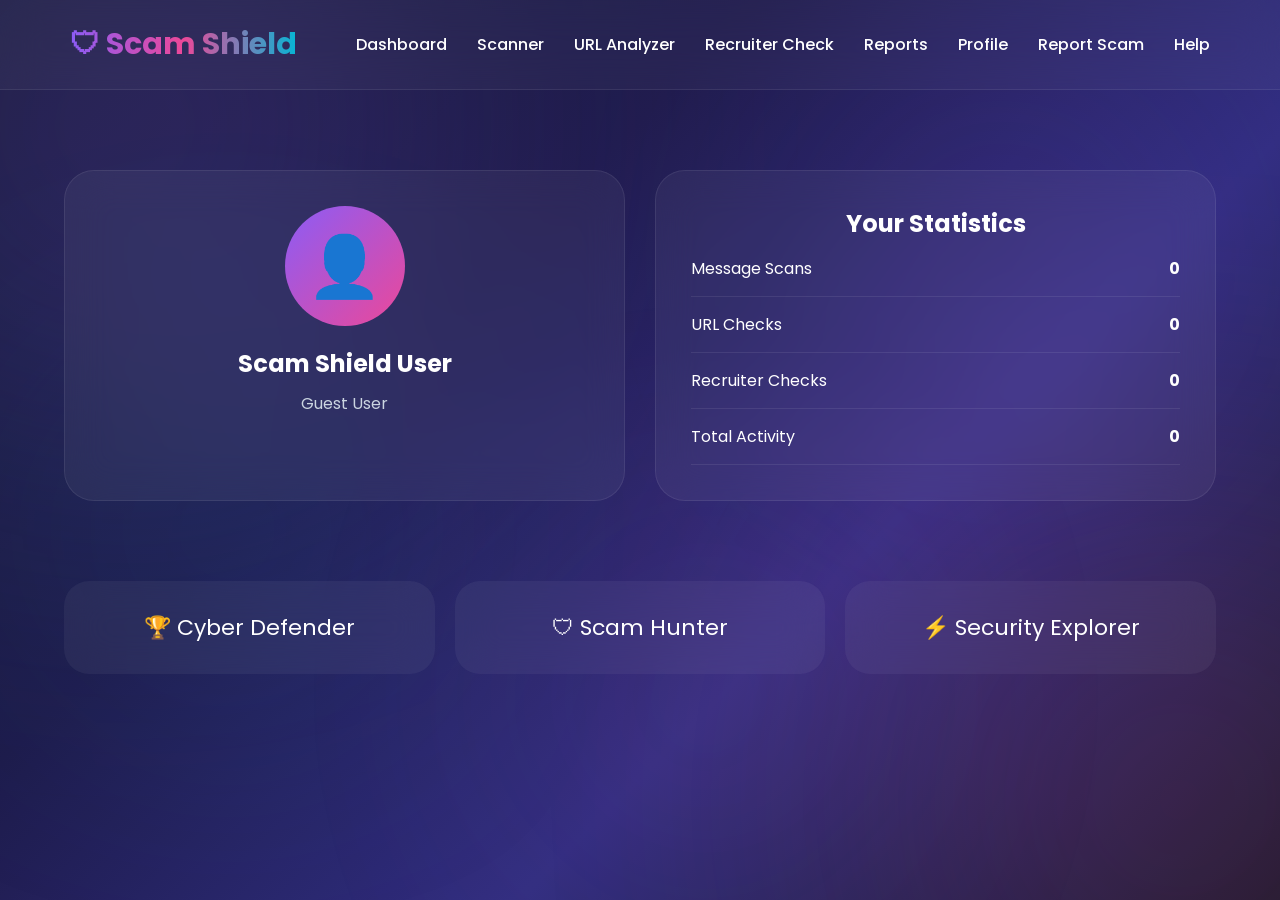
<file: html/profile.html>
<!DOCTYPE html>
<html lang="en">

<head>

<meta charset="UTF-8">
<meta name="viewport" content="width=device-width, initial-scale=1.0">

<title>User Profile | Scam Shield</title>

<link rel="stylesheet" href="../css/style.css">
<link rel="stylesheet" href="../css/profile.css">

<link href="https://fonts.googleapis.com/css2?family=Poppins:wght@300;400;500;600;700&display=swap" rel="stylesheet">

</head>

<body>

<div class="bg-animation"></div>

<div class="orb orb1"></div>
<div class="orb orb2"></div>
<div class="orb orb3"></div>

<nav class="navbar">

<div class="logo">
🛡 Scam Shield
</div>

<ul class="nav-links">

<li><a href="dashboard.html">Dashboard</a></li>
<li><a href="scanner.html">Scanner</a></li>
<li><a href="url-analyzer.html">URL Analyzer</a></li>
<li><a href="recruiter.html">Recruiter Check</a></li>
<li><a href="reports.html">Reports</a></li>
<li><a href="profile.html">Profile</a></li>
<li><a href="report-scam.html">Report Scam</a></li>
<li><a href="help.html">Help</a></li>

</ul>

</nav>

<section class="profile-container">

<div class="profile-card">

<div class="profile-avatar">

👤

</div>

<h1 id="profileName">

Scam Shield User

</h1>

<p id="profileEmail">

No Email Available

</p>

</div>

<div class="stats-card">

<h2>Your Statistics</h2>

<div class="stat-row">

<span>Message Scans</span>

<strong id="messageCount">0</strong>

</div>

<div class="stat-row">

<span>URL Checks</span>

<strong id="urlCount">0</strong>

</div>

<div class="stat-row">

<span>Recruiter Checks</span>

<strong id="recruiterCount">0</strong>

</div>

<div class="stat-row">

<span>Total Activity</span>

<strong id="totalActivity">0</strong>

</div>

</div>

</section>

<section class="achievement-section">

<div class="achievement-card">

🏆 Cyber Defender

</div>

<div class="achievement-card">

🛡 Scam Hunter

</div>

<div class="achievement-card">

⚡ Security Explorer

</div>

</section>

<script src="../js/profile.js"></script>

</body>

</html>
</file>
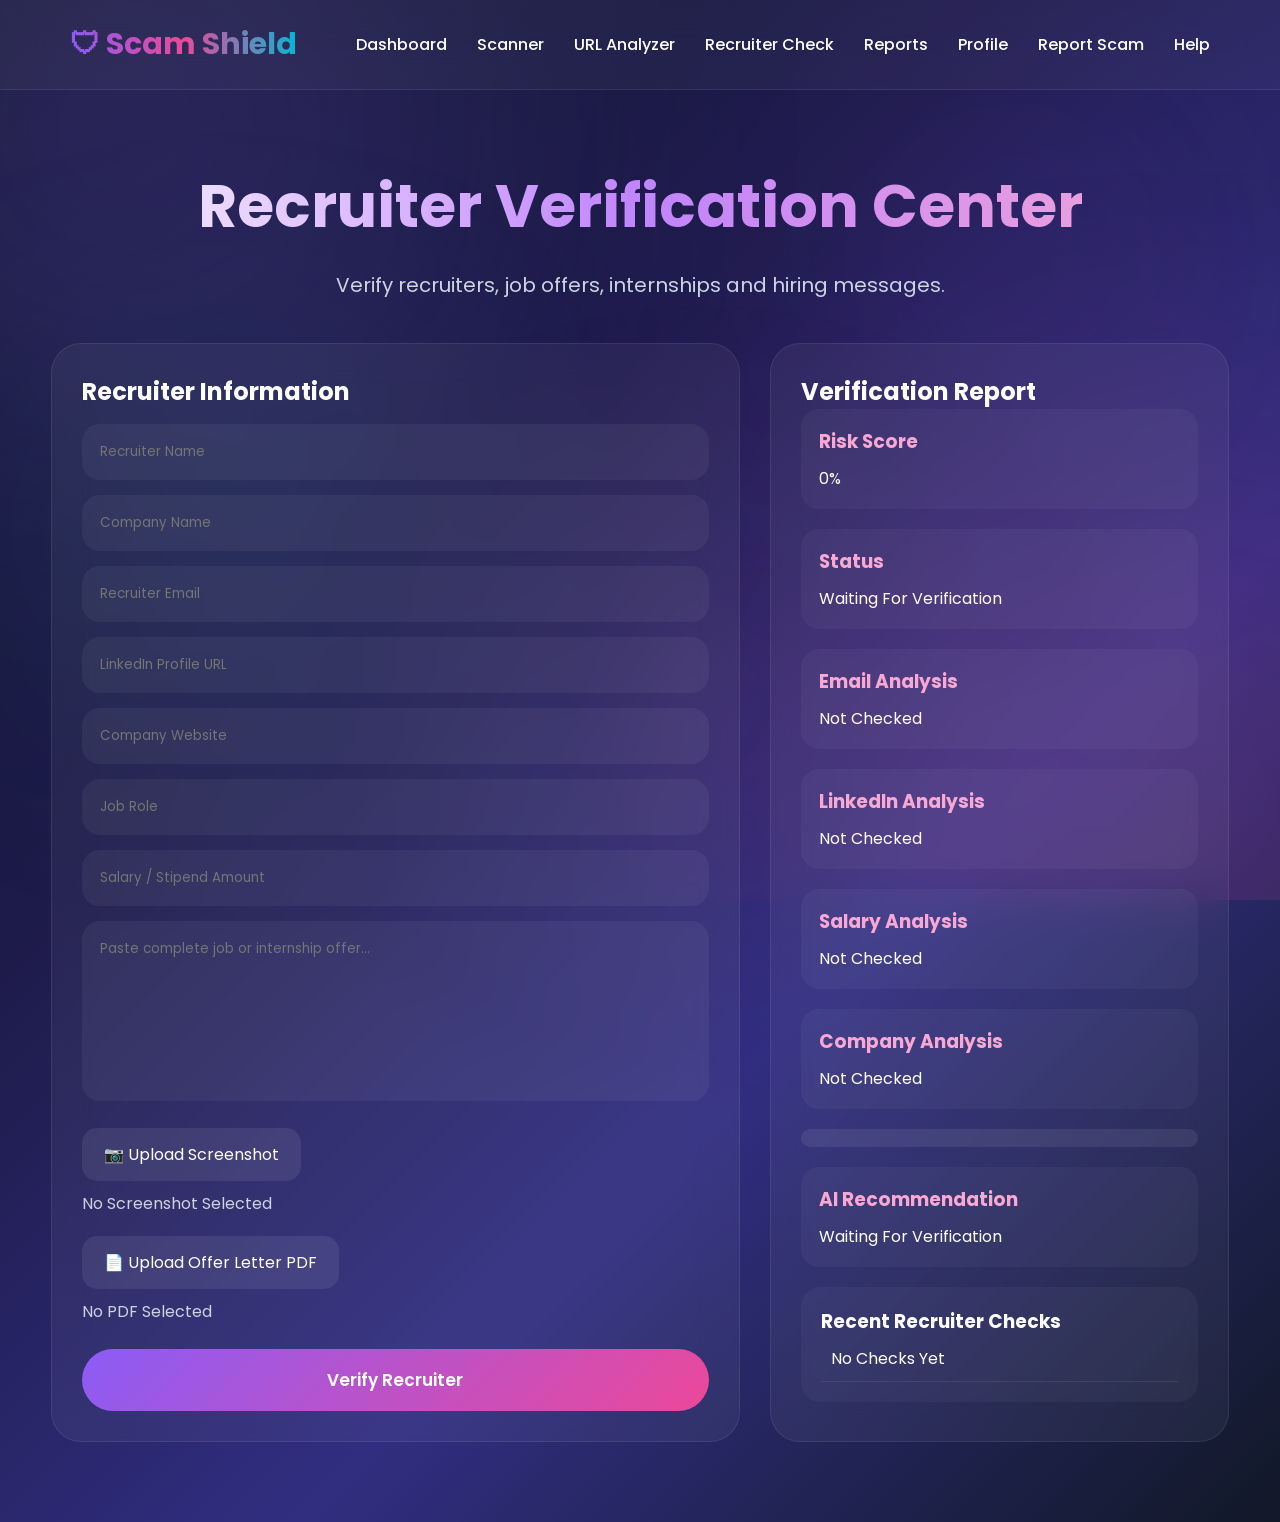
<file: html/recruiter.html>
<!DOCTYPE html>
<html lang="en">

<head>

<meta charset="UTF-8">
<meta name="viewport" content="width=device-width, initial-scale=1.0">

<title>Recruiter Verification | Scam Shield</title>

<link rel="stylesheet" href="../css/style.css">
<link rel="stylesheet" href="../css/recruiter.css">

<link href="https://fonts.googleapis.com/css2?family=Poppins:wght@300;400;500;600;700&display=swap" rel="stylesheet">

</head>

<body>

<div class="bg-animation"></div>

<div class="orb orb1"></div>
<div class="orb orb2"></div>
<div class="orb orb3"></div>

<nav class="navbar">

<div class="logo">🛡 Scam Shield</div>

<ul class="nav-links">

<li><a href="dashboard.html">Dashboard</a></li>
<li><a href="scanner.html">Scanner</a></li>
<li><a href="url-analyzer.html">URL Analyzer</a></li>
<li><a href="recruiter.html">Recruiter Check</a></li>
<li><a href="reports.html">Reports</a></li>
<li><a href="profile.html">Profile</a></li>
<li><a href="report-scam.html">Report Scam</a></li>
<li><a href="help.html">Help</a></li>
</ul>

</nav>

<section class="hero">

<h1>Recruiter Verification Center</h1>

<p>
Verify recruiters, job offers, internships and hiring messages.
</p>

</section>

<section class="main-container">

<div class="verification-form">

<h2>Recruiter Information</h2>

<input type="text" id="recruiterName" placeholder="Recruiter Name">

<input type="text" id="companyName" placeholder="Company Name">

<input type="email" id="recruiterEmail" placeholder="Recruiter Email">

<input type="text" id="linkedinUrl" placeholder="LinkedIn Profile URL">

<input type="text" id="companyWebsite" placeholder="Company Website">

<input type="text" id="jobRole" placeholder="Job Role">

<input type="number" id="salary" placeholder="Salary / Stipend Amount">

<textarea
id="jobDescription"
placeholder="Paste complete job or internship offer..."
></textarea>

<div class="upload-area">

<label class="upload-btn">

📷 Upload Screenshot

<input type="file" id="imageUpload" hidden>

</label>

<span id="imageName">
No Screenshot Selected
</span>

</div>

<div class="upload-area">

<label class="upload-btn">

📄 Upload Offer Letter PDF

<input type="file" id="pdfUpload" hidden>

</label>

<span id="pdfName">
No PDF Selected
</span>

</div>

<button id="verifyBtn">

Verify Recruiter

</button>

</div>

<div class="result-panel">

<h2>Verification Report</h2>

<div class="report-card">

<h3>Risk Score</h3>

<p id="riskScore">0%</p>

</div>

<div class="report-card">

<h3>Status</h3>

<p id="riskStatus">
Waiting For Verification
</p>

</div>

<div class="report-card">

<h3>Email Analysis</h3>

<p id="emailAnalysis">
Not Checked
</p>

</div>

<div class="report-card">

<h3>LinkedIn Analysis</h3>

<p id="linkedinAnalysis">
Not Checked
</p>

</div>

<div class="report-card">

<h3>Salary Analysis</h3>

<p id="salaryAnalysis">
Not Checked
</p>

</div>

<div class="report-card">

<h3>Company Analysis</h3>

<p id="companyAnalysis">
Not Checked
</p>

</div>

<div class="risk-meter">

<div class="meter-bg">

<div class="meter-fill"></div>

</div>

</div>

<div class="report-card">

<h3>AI Recommendation</h3>

<p id="recommendation">
Waiting For Verification
</p>

</div>

<div class="history-card">

<h3>Recent Recruiter Checks</h3>

<ul id="historyList">

<li>No Checks Yet</li>

</ul>

</div>

</div>

</section>

<script src="../js/recruiter.js"></script>

</body>

</html>
</file>
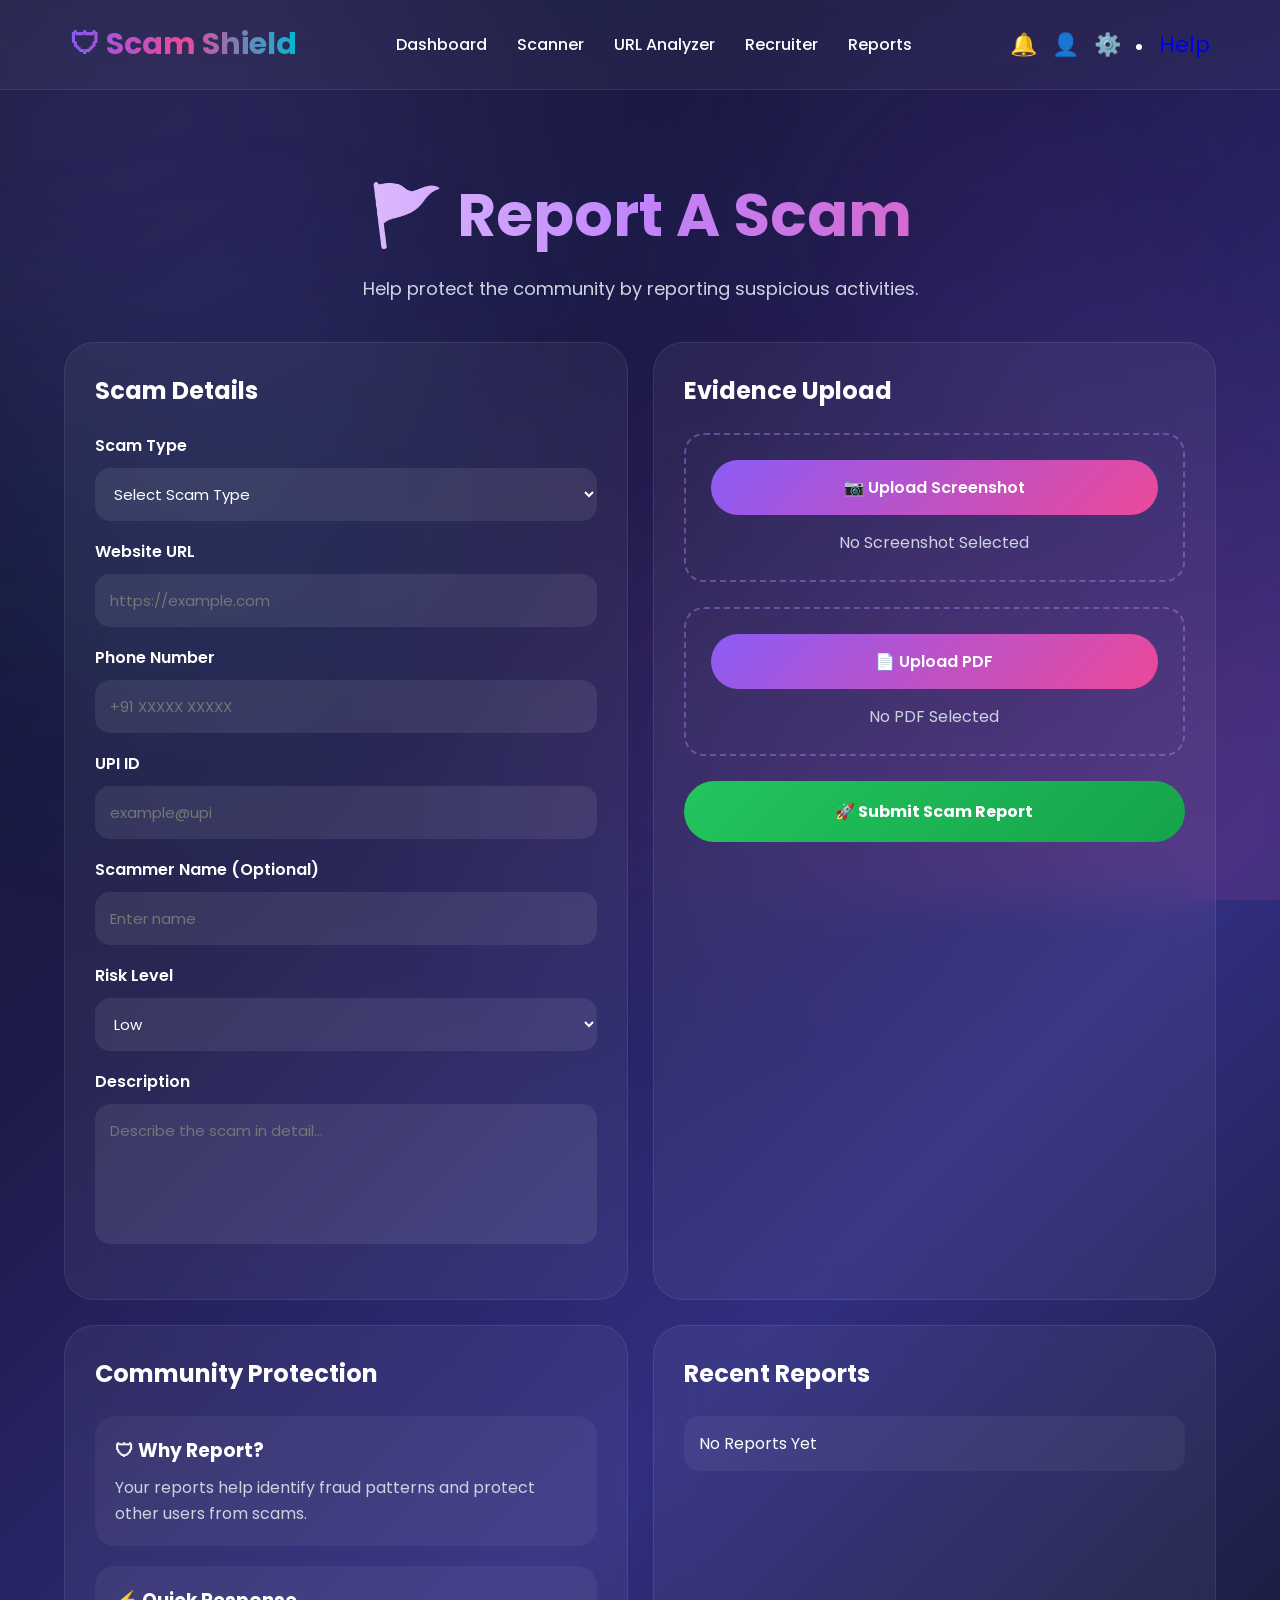
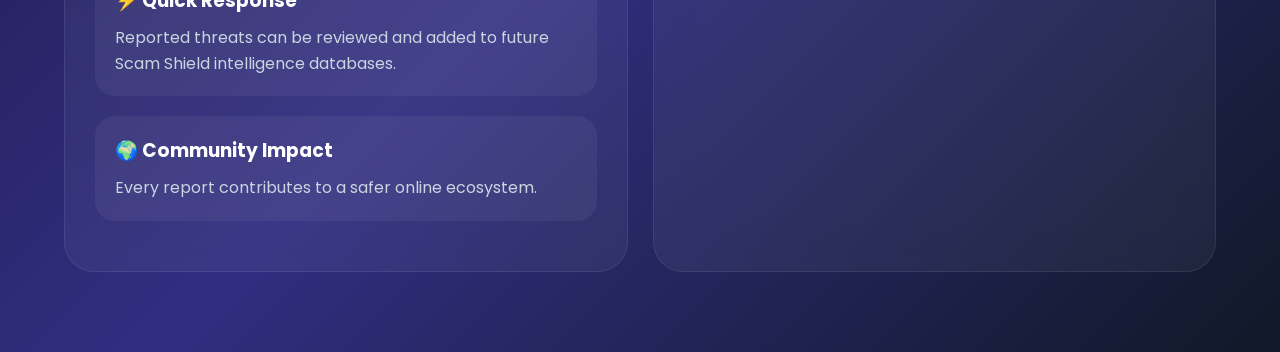
<file: html/report-scam.html>
<!DOCTYPE html>
<html lang="en">

<head>

<meta charset="UTF-8">
<meta name="viewport" content="width=device-width, initial-scale=1.0">

<title>Report Scam | Scam Shield</title>

<link rel="stylesheet" href="../css/style.css">
<link rel="stylesheet" href="../css/report-scam.css">

<link href="https://fonts.googleapis.com/css2?family=Poppins:wght@300;400;500;600;700&display=swap" rel="stylesheet">

</head>

<body>

<div class="bg-animation"></div>

<div class="orb orb1"></div>
<div class="orb orb2"></div>
<div class="orb orb3"></div>

<nav class="navbar">

<div class="logo">
🛡 Scam Shield
</div>

<ul class="nav-links">

<li><a href="dashboard.html">Dashboard</a></li>
<li><a href="scanner.html">Scanner</a></li>
<li><a href="url-analyzer.html">URL Analyzer</a></li>
<li><a href="recruiter.html">Recruiter</a></li>
<li><a href="reports.html">Reports</a></li>

</ul>

<div class="nav-right">

<a href="notifications.html">🔔</a>
<a href="profile.html">👤</a>
<a href="settings.html">⚙️</a>
<li><a href="help.html">Help</a></li>

</div>

</nav>

<section class="report-header">

<h1>🚩 Report A Scam</h1>

<p>
Help protect the community by reporting suspicious activities.
</p>

</section>

<div class="report-container">

<div class="report-card">

<h2>Scam Details</h2>

<label>Scam Type</label>

<select id="scamType">

<option value="">Select Scam Type</option>

<option>Phishing</option>

<option>Fake Job Offer</option>

<option>UPI Fraud</option>

<option>WhatsApp Scam</option>

<option>Telegram Scam</option>

<option>Investment Scam</option>

<option>Lottery Scam</option>

<option>Banking Fraud</option>

<option>Other</option>

</select>

<label>Website URL</label>

<input
type="text"
id="website"
placeholder="https://example.com">

<label>Phone Number</label>

<input
type="text"
id="phone"
placeholder="+91 XXXXX XXXXX">

<label>UPI ID</label>

<input
type="text"
id="upi"
placeholder="example@upi">

<label>Scammer Name (Optional)</label>

<input
type="text"
id="scammerName"
placeholder="Enter name">

<label>Risk Level</label>

<select id="riskLevel">

<option>Low</option>
<option>Medium</option>
<option>High</option>
<option>Critical</option>

</select>

<label>Description</label>

<textarea
id="description"
placeholder="Describe the scam in detail..."
></textarea>

</div>

<div class="report-card">

<h2>Evidence Upload</h2>

<div class="upload-box">

<label class="upload-btn">

📷 Upload Screenshot

<input
type="file"
id="imageUpload"
hidden>

</label>

<p id="imageName">
No Screenshot Selected
</p>

</div>

<div class="upload-box">

<label class="upload-btn">

📄 Upload PDF

<input
type="file"
id="pdfUpload"
hidden>

</label>

<p id="pdfName">
No PDF Selected
</p>

</div>

<button id="submitReport">

🚀 Submit Scam Report

</button>

</div>

<div class="report-card">

<h2>Community Protection</h2>

<div class="info-box">

<h3>🛡 Why Report?</h3>

<p>
Your reports help identify fraud patterns and protect other users from scams.
</p>

</div>

<div class="info-box">

<h3>⚡ Quick Response</h3>

<p>
Reported threats can be reviewed and added to future Scam Shield intelligence databases.
</p>

</div>

<div class="info-box">

<h3>🌍 Community Impact</h3>

<p>
Every report contributes to a safer online ecosystem.
</p>

</div>

</div>

<div class="report-card history-card">

<h2>Recent Reports</h2>

<ul id="reportHistory">

<li>No Reports Yet</li>

</ul>

</div>

</div>

<div id="reportPopup" class="report-popup">

✅ Report Submitted Successfully

</div>

<script src="../js/report-scam.js"></script>

</body>

</html>
</file>
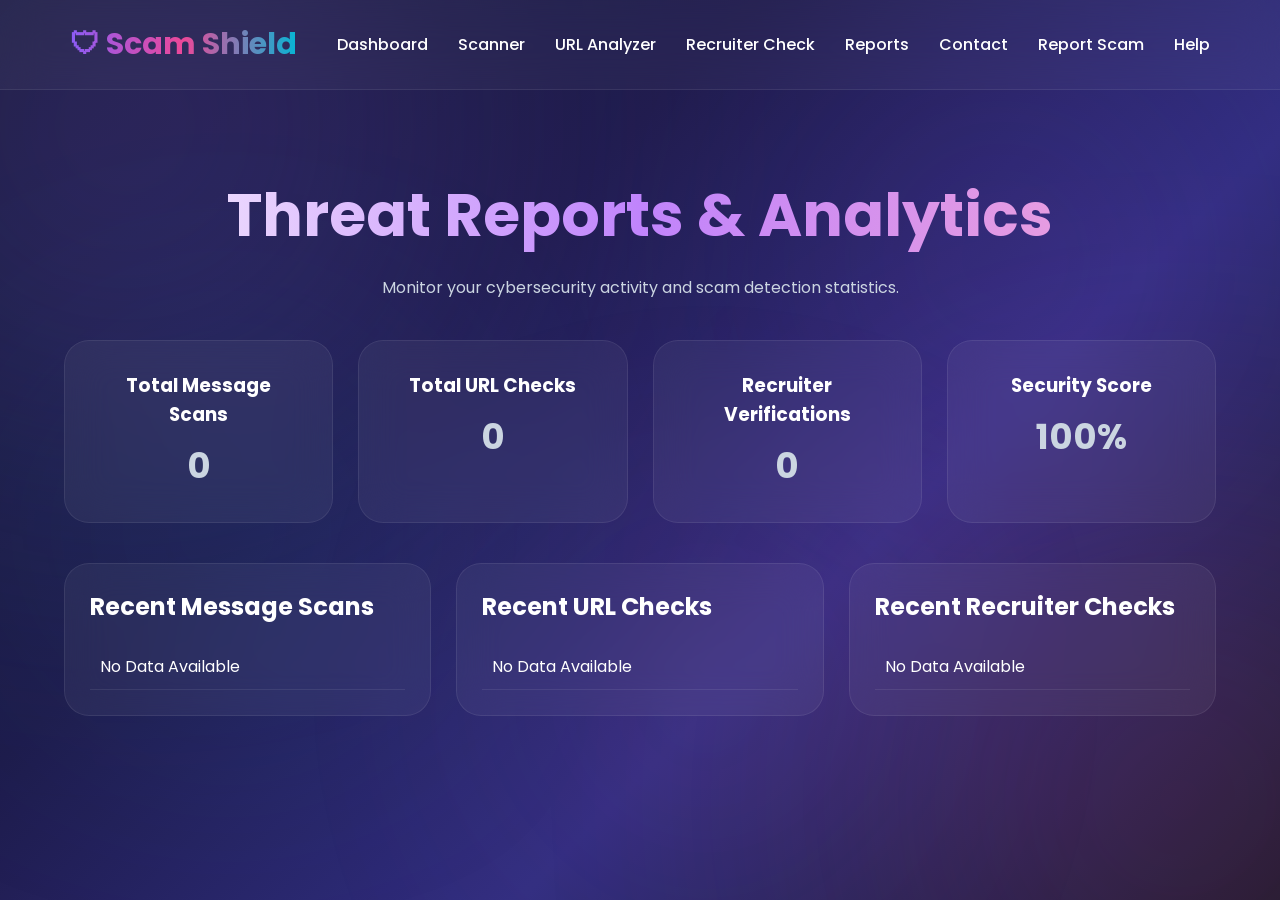
<file: html/reports.html>
<!DOCTYPE html>
<html lang="en">

<head>

<meta charset="UTF-8">
<meta name="viewport" content="width=device-width, initial-scale=1.0">

<title>Threat Reports | Scam Shield</title>

<link rel="stylesheet" href="../css/style.css">
<link rel="stylesheet" href="../css/reports.css">

<link href="https://fonts.googleapis.com/css2?family=Poppins:wght@300;400;500;600;700&display=swap" rel="stylesheet">

</head>

<body>

<div class="bg-animation"></div>

<div class="orb orb1"></div>
<div class="orb orb2"></div>
<div class="orb orb3"></div>

<nav class="navbar">

<div class="logo">🛡 Scam Shield</div>

<ul class="nav-links">

<li><a href="dashboard.html">Dashboard</a></li>
<li><a href="scanner.html">Scanner</a></li>
<li><a href="url-analyzer.html">URL Analyzer</a></li>
<li><a href="recruiter.html">Recruiter Check</a></li>
<li><a href="reports.html">Reports</a></li>
<li><a href="contact.html">Contact</a></li>
<li><a href="report-scam.html">Report Scam</a></li>
<li><a href="help.html">Help</a></li>

</ul>

</nav>

<section class="reports-hero">

<h1>Threat Reports & Analytics</h1>

<p>
Monitor your cybersecurity activity and scam detection statistics.
</p>

</section>

<section class="stats-grid">

<div class="stat-card">
<h3>Total Message Scans</h3>
<p id="messageScans">0</p>
</div>

<div class="stat-card">
<h3>Total URL Checks</h3>
<p id="urlScans">0</p>
</div>

<div class="stat-card">
<h3>Recruiter Verifications</h3>
<p id="recruiterChecks">0</p>
</div>

<div class="stat-card">
<h3>Security Score</h3>
<p id="securityScore">100%</p>
</div>

</section>

<section class="analytics-section">

<div class="analytics-card">

<h2>Recent Message Scans</h2>

<ul id="messageHistory">

<li>No Data Available</li>

</ul>

</div>

<div class="analytics-card">

<h2>Recent URL Checks</h2>

<ul id="urlHistory">

<li>No Data Available</li>

</ul>

</div>

<div class="analytics-card">

<h2>Recent Recruiter Checks</h2>

<ul id="recruiterHistory">

<li>No Data Available</li>

</ul>

</div>

</section>

<script src="../js/reports.js"></script>

</body>

</html>
</file>
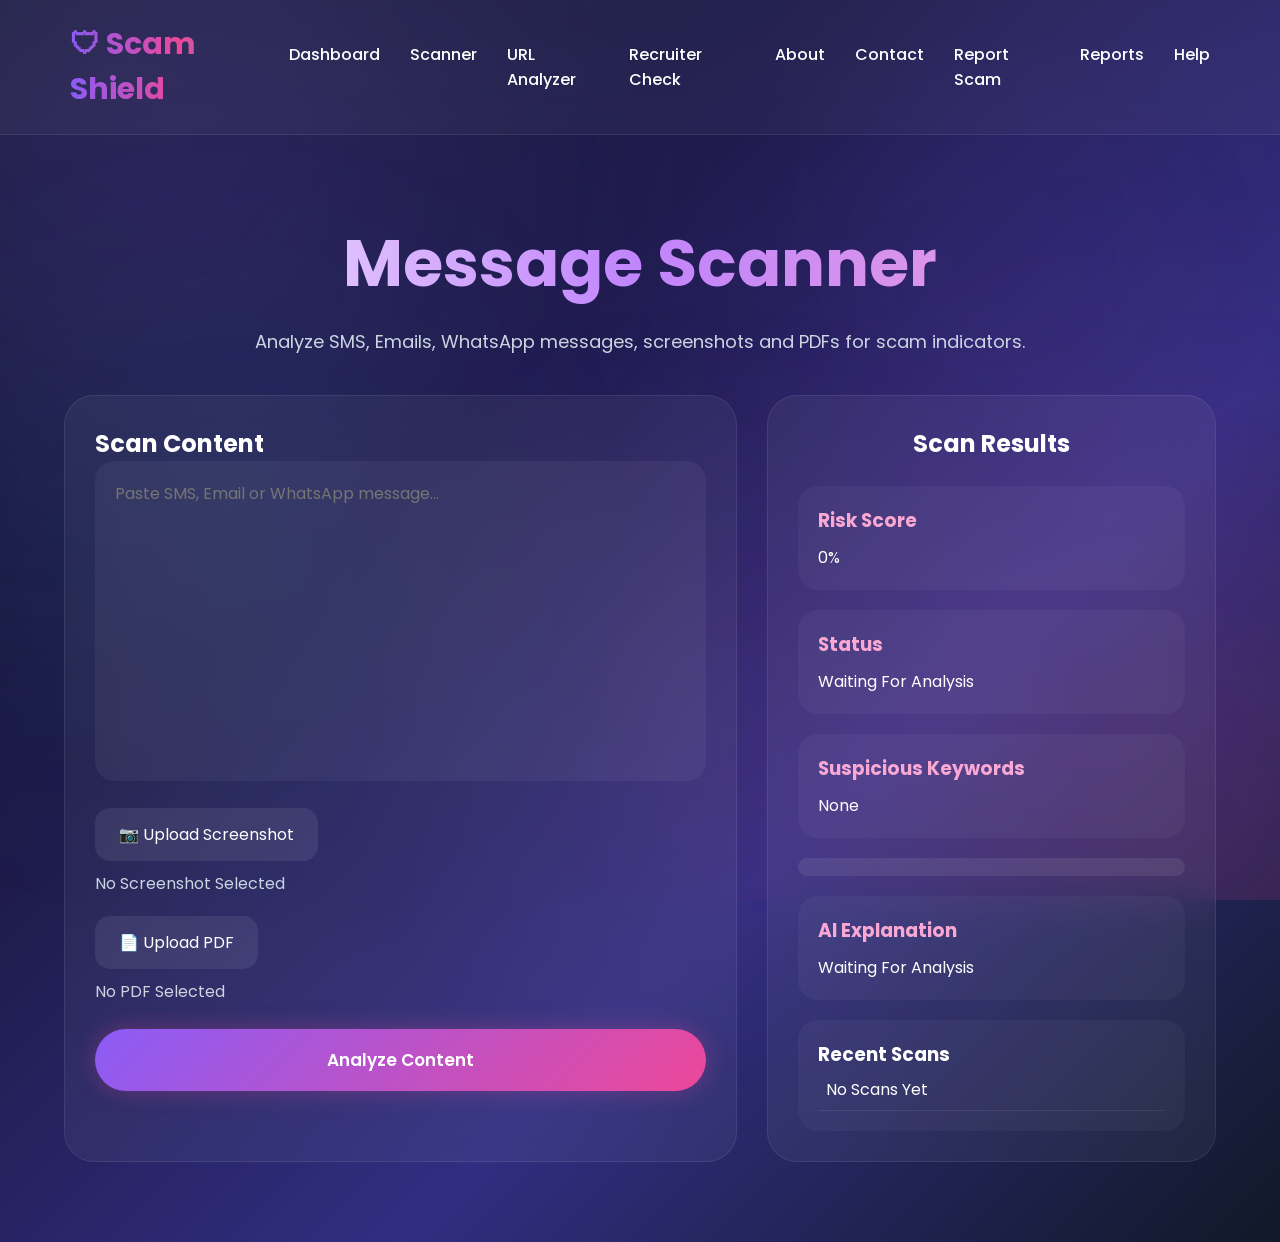
<file: html/scanner.html>
<!DOCTYPE html>
<html lang="en">

<head>

<meta charset="UTF-8">
<meta name="viewport" content="width=device-width, initial-scale=1.0">

<title>Message Scanner | Scam Shield</title>

<link rel="stylesheet" href="../css/style.css">
<link rel="stylesheet" href="../css/scanner.css">

<link href="https://fonts.googleapis.com/css2?family=Poppins:wght@300;400;500;600;700&display=swap" rel="stylesheet">

</head>

<body>

<div class="bg-animation"></div>

<div class="orb orb1"></div>
<div class="orb orb2"></div>
<div class="orb orb3"></div>

<nav class="navbar">

<div class="logo">
🛡 Scam Shield
</div>

<ul class="nav-links">

<li><a href="dashboard.html">Dashboard</a></li>

<li><a href="scanner.html">Scanner</a></li>

<li><a href="url-analyzer.html">URL Analyzer</a></li>

<li><a href="recruiter.html">Recruiter Check</a></li>

<li><a href="about.html">About</a></li>

<li><a href="contact.html">Contact</a></li>

<li><a href="report-scam.html">Report Scam</a></li>

<li><a href="reports.html">Reports</a></li>

<li><a href="help.html">Help</a></li>

</ul>

</nav>

<section class="scanner-hero">

<h1>Message Scanner</h1>

<p>
Analyze SMS, Emails, WhatsApp messages,
screenshots and PDFs for scam indicators.
</p>

</section>

<section class="scanner-container">

<div class="scanner-box">

<h2>Scan Content</h2>

<textarea
id="messageInput"
placeholder="Paste SMS, Email or WhatsApp message..."
></textarea>

<div class="upload-section">

<label class="upload-card">

📷 Upload Screenshot

<input
type="file"
id="imageUpload"
accept="image/*"
hidden>

</label>

<span id="imageName">
No Screenshot Selected
</span>

</div>

<div class="upload-section">

<label class="upload-card">

📄 Upload PDF

<input
type="file"
id="pdfUpload"
accept=".pdf"
hidden>

</label>

<span id="pdfName">
No PDF Selected
</span>

</div>

<button id="scanBtn">

Analyze Content

</button>

</div>

<div class="result-box">

<h2>Scan Results</h2>

<div class="result-item">

<h3>Risk Score</h3>

<p id="riskScore">
0%
</p>

</div>

<div class="result-item">

<h3>Status</h3>

<p id="riskStatus">
Waiting For Analysis
</p>

</div>

<div class="result-item">

<h3>Suspicious Keywords</h3>

<p id="keywords">
None
</p>

</div>

<div class="risk-meter">

<div class="meter-bg">

<div class="meter-fill"></div>

</div>

</div>

<div class="result-item">

<h3>AI Explanation</h3>

<p id="aiExplanation">
Waiting For Analysis
</p>

</div>

<div class="history-box">

<h3>Recent Scans</h3>

<ul id="historyList">

<li>No Scans Yet</li>

</ul>

</div>

</div>

</section>

<script src="../js/scanner.js"></script>

</body>

</html>
</file>
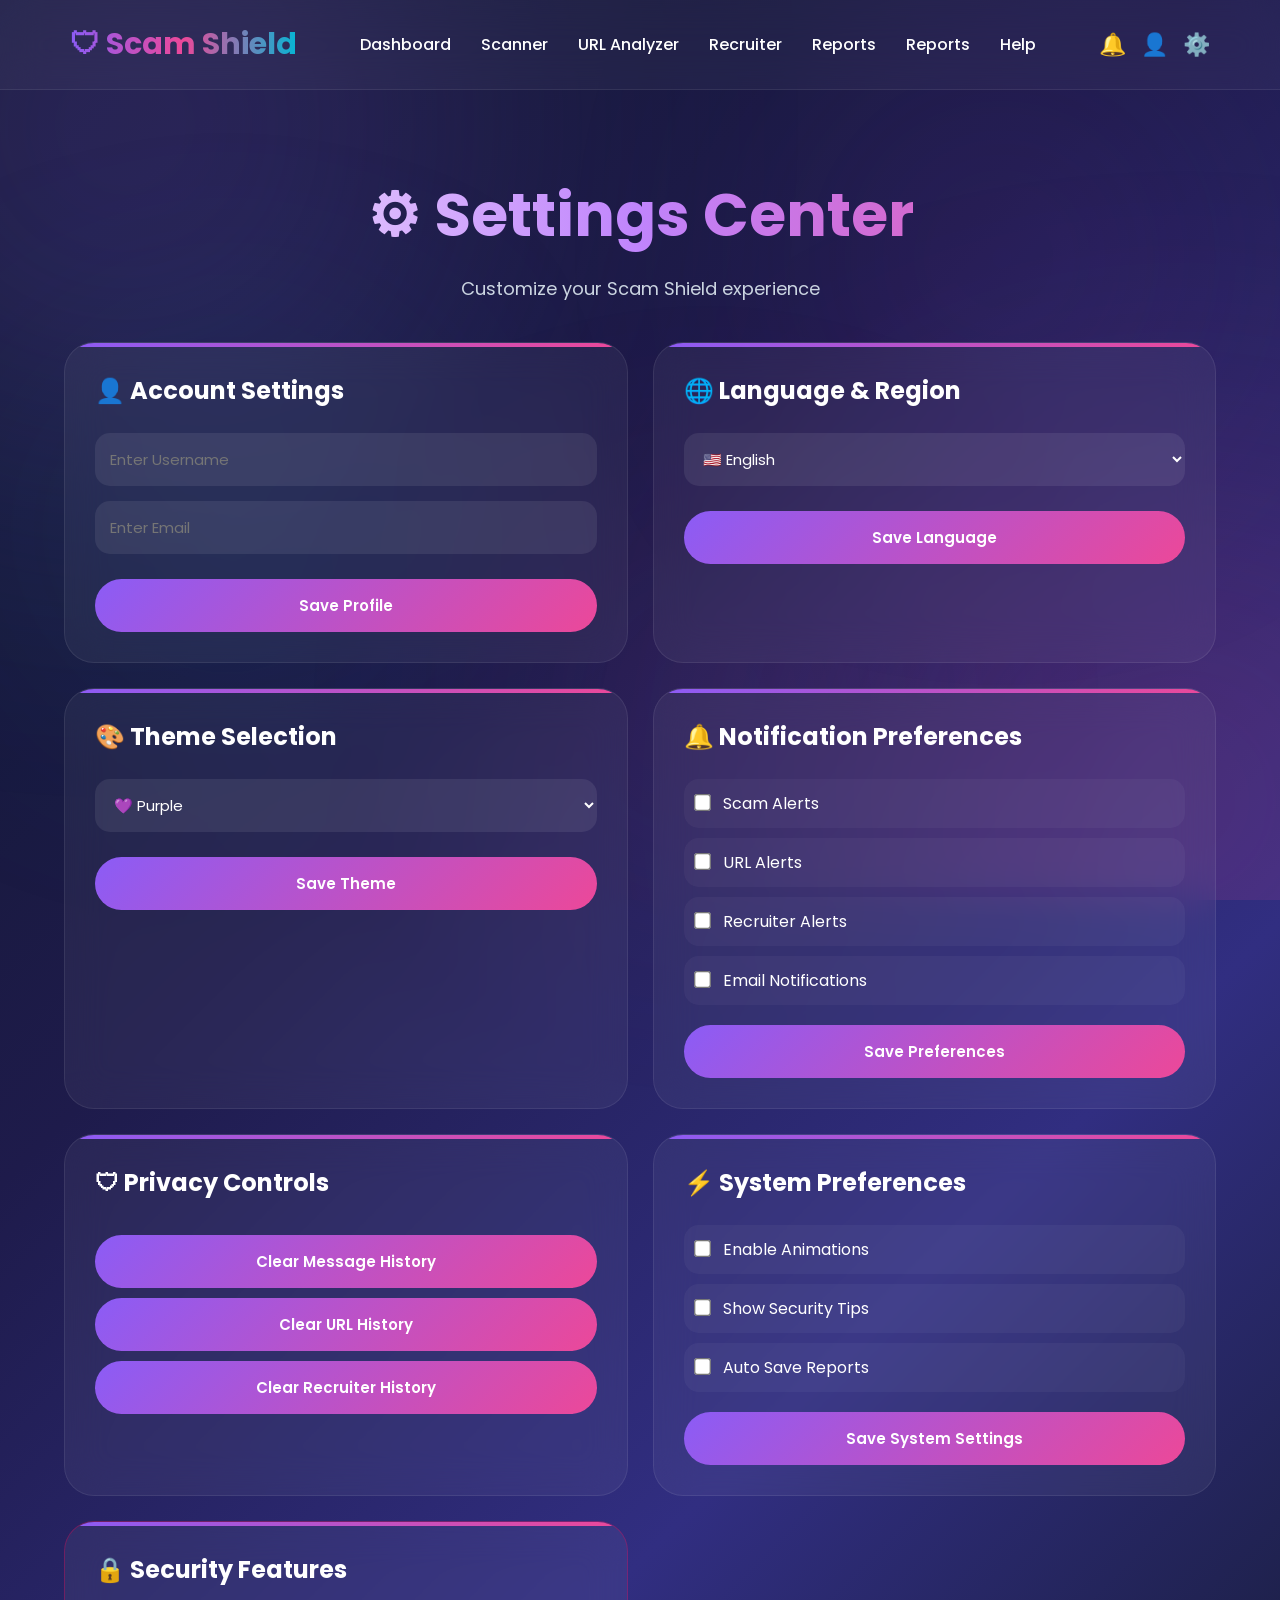
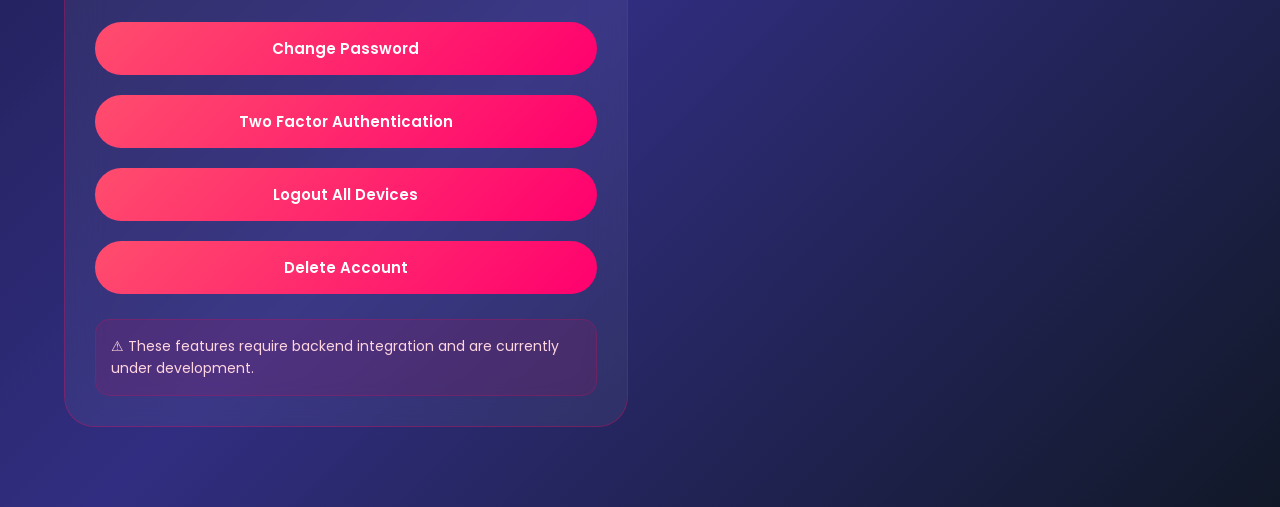
<file: html/settings.html>
<!DOCTYPE html>
<html lang="en">

<head>

<meta charset="UTF-8">
<meta name="viewport" content="width=device-width, initial-scale=1.0">

<title>Settings | Scam Shield</title>

<link rel="stylesheet" href="../css/style.css">
<link rel="stylesheet" href="../css/settings.css">

<link href="https://fonts.googleapis.com/css2?family=Poppins:wght@300;400;500;600;700&display=swap" rel="stylesheet">

</head>

<body>

<div class="bg-animation"></div>

<div class="orb orb1"></div>
<div class="orb orb2"></div>
<div class="orb orb3"></div>

<nav class="navbar">

<div class="logo">
🛡 Scam Shield
</div>

<ul class="nav-links">

<li><a href="dashboard.html">Dashboard</a></li>
<li><a href="scanner.html">Scanner</a></li>
<li><a href="url-analyzer.html">URL Analyzer</a></li>
<li><a href="recruiter.html">Recruiter</a></li>
<li><a href="reports.html">Reports</a></li>
<li><a href="report-scam.html">Reports</a></li>
<li><a href="help.html">Help</a></li>

</ul>

<div class="nav-right">

<a href="notifications.html">🔔</a>
<a href="profile.html">👤</a>
<a href="settings.html">⚙️</a>

</div>

</nav>

<section class="settings-header">

<h1>⚙ Settings Center</h1>

<p>
Customize your Scam Shield experience
</p>

</section>

<div class="settings-container">

<!-- Account Settings -->

<div class="settings-card">

<h2>👤 Account Settings</h2>

<input
type="text"
id="username"
placeholder="Enter Username">

<input
type="email"
id="email"
placeholder="Enter Email">

<button id="saveProfile">
Save Profile
</button>

</div>

<!-- Language Settings -->

<div class="settings-card">

<h2>🌐 Language & Region</h2>

<select id="language">

<option value="English">🇺🇸 English</option>
<option value="Hindi">🇮🇳 Hindi</option>
<option value="Kannada">🇮🇳 Kannada</option>
<option value="Telugu">🇮🇳 Telugu</option>
<option value="Tamil">🇮🇳 Tamil</option>
<option value="Marathi">🇮🇳 Marathi</option>

</select>

<button id="saveLanguage">
Save Language
</button>

</div>

<!-- Theme Settings -->

<div class="settings-card">

<h2>🎨 Theme Selection</h2>

<select id="theme">

<option value="Purple">💜 Purple</option>
<option value="Blue">💙 Blue</option>
<option value="Green">💚 Green</option>
<option value="Red">❤️ Red</option>

</select>

<button id="saveTheme">
Save Theme
</button>

</div>

<!-- Notification Settings -->

<div class="settings-card">

<h2>🔔 Notification Preferences</h2>

<label>
<input type="checkbox" id="scamAlerts">
Scam Alerts
</label>

<label>
<input type="checkbox" id="urlAlerts">
URL Alerts
</label>

<label>
<input type="checkbox" id="recruiterAlerts">
Recruiter Alerts
</label>

<label>
<input type="checkbox" id="emailNotifications">
Email Notifications
</label>

<button id="saveNotifications">
Save Preferences
</button>

</div>

<!-- Privacy Settings -->

<div class="settings-card">

<h2>🛡 Privacy Controls</h2>

<button id="clearMessageHistory">
Clear Message History
</button>

<button id="clearURLHistory">
Clear URL History
</button>

<button id="clearRecruiterHistory">
Clear Recruiter History
</button>

</div>

<!-- System Settings -->

<div class="settings-card">

<h2>⚡ System Preferences</h2>

<label>
<input type="checkbox" id="animations">
Enable Animations
</label>

<label>
<input type="checkbox" id="securityTips">
Show Security Tips
</label>

<label>
<input type="checkbox" id="autoSave">
Auto Save Reports
</label>

<button id="saveSystem">
Save System Settings
</button>

</div>

<!-- Security Section -->

<div class="settings-card backend-card">

<h2>🔒 Security Features</h2>

<button class="backend-btn">
Change Password
</button>

<button class="backend-btn">
Two Factor Authentication
</button>

<button class="backend-btn">
Logout All Devices
</button>

<button class="backend-btn">
Delete Account
</button>

<p class="backend-note">

⚠ These features require backend integration and are currently under development.

</p>

</div>

</div>

<div id="successPopup" class="success-popup">

✅ Settings Saved Successfully

</div>

<script src="../js/settings.js"></script>

</body>

</html>
</file>
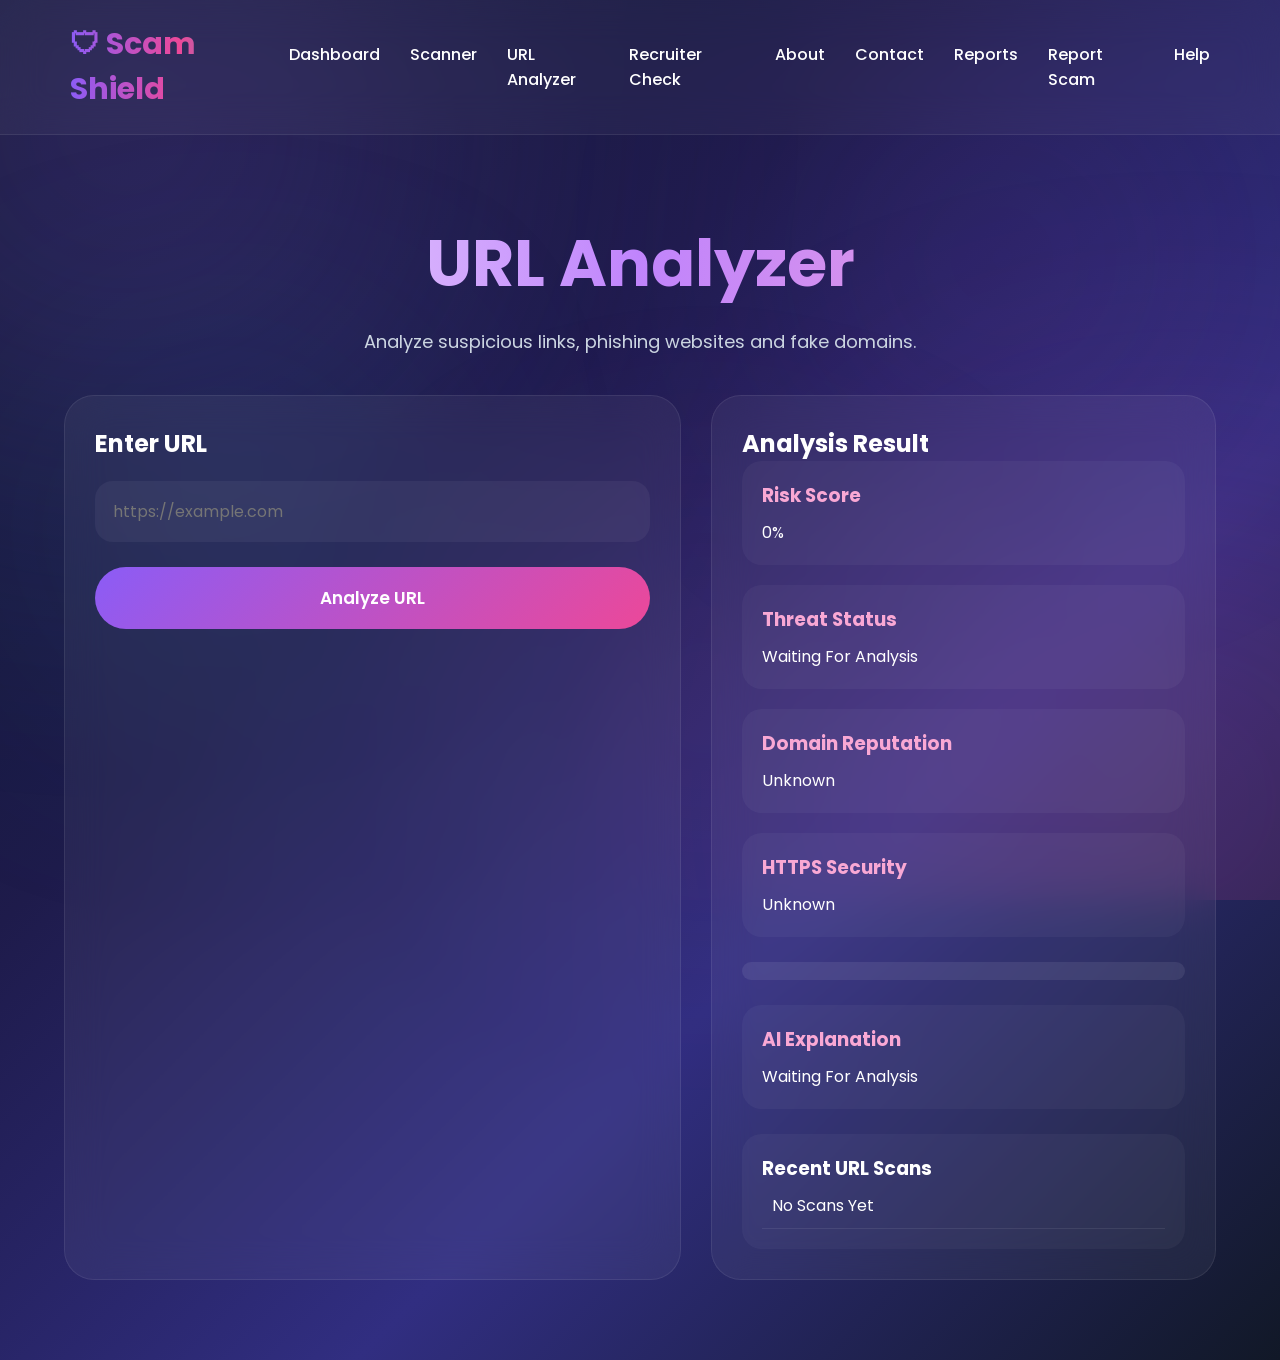
<file: html/url-analyzer.html>
<!DOCTYPE html>
<html lang="en">

<head>

<meta charset="UTF-8">
<meta name="viewport" content="width=device-width, initial-scale=1.0">

<title>URL Analyzer | Scam Shield</title>

<link rel="stylesheet" href="../css/style.css">
<link rel="stylesheet" href="../css/url-analyzer.css">

<link href="https://fonts.googleapis.com/css2?family=Poppins:wght@300;400;500;600;700&display=swap" rel="stylesheet">

</head>

<body>

<div class="bg-animation"></div>

<div class="orb orb1"></div>
<div class="orb orb2"></div>
<div class="orb orb3"></div>

<nav class="navbar">

<div class="logo">
🛡 Scam Shield
</div>

<ul class="nav-links">

<li><a href="dashboard.html">Dashboard</a></li>
<li><a href="scanner.html">Scanner</a></li>
<li><a href="url-analyzer.html">URL Analyzer</a></li>
<li><a href="recruiter.html">Recruiter Check</a></li>
<li><a href="about.html">About</a></li>
<li><a href="contact.html">Contact</a></li>
<li><a href="reports.html">Reports</a></li>
<li><a href="report-scam.html">Report Scam</a></li>
<li><a href="help.html">Help</a></li>
</ul>

</nav>

<section class="url-hero">

<h1>URL Analyzer</h1>

<p>
Analyze suspicious links, phishing websites and fake domains.
</p>

</section>

<section class="url-container">

<div class="url-box">

<h2>Enter URL</h2>

<input
type="text"
id="urlInput"
placeholder="https://example.com"
>

<button id="analyzeBtn">

Analyze URL

</button>

</div>

<div class="result-box">

<h2>Analysis Result</h2>

<div class="result-item">

<h3>Risk Score</h3>

<p id="riskScore">0%</p>

</div>

<div class="result-item">

<h3>Threat Status</h3>

<p id="riskStatus">
Waiting For Analysis
</p>

</div>

<div class="result-item">

<h3>Domain Reputation</h3>

<p id="domainStatus">
Unknown
</p>

</div>

<div class="result-item">

<h3>HTTPS Security</h3>

<p id="httpsStatus">
Unknown
</p>

</div>

<div class="security-meter">

<div class="meter-bg">

<div class="meter-fill"></div>

</div>

</div>

<div class="result-item">

<h3>AI Explanation</h3>

<p id="aiExplanation">

Waiting For Analysis

</p>

</div>

<div class="history-box">

<h3>Recent URL Scans</h3>

<ul id="historyList">

<li>No Scans Yet</li>

</ul>

</div>

</div>

</section>

<script src="../js/url-analyzer.js"></script>

</body>

</html>
</file>
<file: css/style.css>
/* =========================
   GLOBAL SETTINGS
========================= */

*{
margin:0;
padding:0;
box-sizing:border-box;
font-family:'Poppins',sans-serif;
}

html{
scroll-behavior:smooth;
}

body{

background:
linear-gradient(
135deg,
#0f172a 0%,
#1e1b4b 35%,
#312e81 65%,
#111827 100%
);

color:white;

min-height:100vh;

overflow-x:hidden;

position:relative;

}

/* =========================
   GLOWING BACKGROUND
========================= */

.bg-animation{

position:fixed;

top:0;
left:0;

width:100%;
height:100%;

z-index:-10;

overflow:hidden;

}

.bg-animation::before{

content:"";

position:absolute;

width:550px;
height:550px;

background:#8b5cf6;

border-radius:50%;

filter:blur(180px);

top:-150px;
left:-150px;

opacity:.35;

animation:float1 12s ease-in-out infinite alternate;

}

.bg-animation::after{

content:"";

position:absolute;

width:500px;
height:500px;

background:#ec4899;

border-radius:50%;

filter:blur(180px);

bottom:-150px;
right:-150px;

opacity:.30;

animation:float2 14s ease-in-out infinite alternate;

}

.orb{

position:fixed;

border-radius:50%;

filter:blur(140px);

z-index:-10;

}

.orb1{

width:250px;
height:250px;

background:#06b6d4;

left:8%;
top:45%;

opacity:.22;

}

.orb2{

width:300px;
height:300px;

background:#a855f7;

right:10%;
top:12%;

opacity:.20;

}

.orb3{

width:260px;
height:260px;

background:#f472b6;

left:45%;
bottom:8%;

opacity:.18;

}

/* =========================
   NAVBAR
========================= */

.navbar{

display:flex;

justify-content:space-between;

align-items:center;

padding:22px 70px;

background:
rgba(255,255,255,.04);

backdrop-filter:blur(20px);

border-bottom:
1px solid rgba(255,255,255,.08);

position:sticky;

top:0;

z-index:1000;

}

.logo{

font-size:30px;

font-weight:700;

background:
linear-gradient(
90deg,
#8b5cf6,
#ec4899,
#06b6d4
);

-webkit-background-clip:text;
-webkit-text-fill-color:transparent;

}

.nav-links{

display:flex;

gap:30px;

list-style:none;

}

.nav-links a{

text-decoration:none;

color:white;

font-weight:500;

transition:.3s;

}

.nav-links a:hover{

color:#ec4899;

}

/* =========================
   HERO SECTION
========================= */

.hero{

padding:130px 20px;

text-align:center;

}

.hero h1{

font-size:75px;

line-height:1.2;

margin-bottom:25px;

background:
linear-gradient(
90deg,
#ffffff,
#d8b4fe,
#f9a8d4
);

-webkit-background-clip:text;
-webkit-text-fill-color:transparent;

}

.hero p{

max-width:850px;

margin:auto;

font-size:20px;

line-height:1.8;

color:#cbd5e1;

}

.hero-buttons{

display:flex;

justify-content:center;

gap:20px;

margin-top:40px;

flex-wrap:wrap;

}

/* =========================
   BUTTONS
========================= */

.primary-btn{

padding:16px 36px;

border:none;

border-radius:50px;

cursor:pointer;

font-size:16px;

font-weight:600;

background:
linear-gradient(
135deg,
#8b5cf6,
#ec4899
);

color:white;

box-shadow:
0 0 25px rgba(236,72,153,.35);

transition:.35s;

}

.primary-btn:hover{

transform:
translateY(-5px);

}

.secondary-btn{

padding:16px 36px;

border:none;

border-radius:50px;

cursor:pointer;

font-size:16px;

font-weight:600;

background:
rgba(255,255,255,.08);

color:white;

backdrop-filter:blur(20px);

transition:.35s;

}

.secondary-btn:hover{

transform:
translateY(-5px);

}

/* =========================
   STATS
========================= */

.stats{

display:grid;

grid-template-columns:
repeat(auto-fit,minmax(250px,1fr));

gap:25px;

padding:70px;

}

.stat-card{

padding:35px;

border-radius:25px;

background:
rgba(255,255,255,.05);

backdrop-filter:blur(20px);

border:
1px solid rgba(255,255,255,.08);

text-align:center;

transition:.35s;

}

.stat-card:hover{

transform:
translateY(-10px);

box-shadow:
0 0 30px rgba(139,92,246,.25);

}

.stat-card h2{

font-size:42px;

margin-bottom:10px;

}

.stat-card p{

color:#cbd5e1;

}

/* =========================
   FEATURES
========================= */

.features{

padding:80px 60px;

}

.features h2{

text-align:center;

font-size:45px;

margin-bottom:50px;

}

.feature-grid{

display:grid;

grid-template-columns:
repeat(auto-fit,minmax(280px,1fr));

gap:25px;

}

.feature-card{

padding:30px;

border-radius:25px;

background:
rgba(255,255,255,.05);

backdrop-filter:blur(20px);

border:
1px solid rgba(255,255,255,.08);

transition:.35s;

}

.feature-card:hover{

transform:
translateY(-10px);

box-shadow:
0 0 30px rgba(236,72,153,.18);

}

.feature-card h3{

margin-bottom:15px;

font-size:22px;

}

.feature-card p{

color:#cbd5e1;

line-height:1.7;

}

/* =========================
   FOOTER
========================= */

footer{

margin-top:80px;

padding:40px;

text-align:center;

border-top:
1px solid rgba(255,255,255,.08);

background:
rgba(255,255,255,.03);

}

/* =========================
   ANIMATIONS
========================= */

@keyframes float1{

from{

transform:
translate(0px,0px);

}

to{

transform:
translate(100px,100px);

}

}

@keyframes float2{

from{

transform:
translate(0px,0px);

}

to{

transform:
translate(-100px,-100px);

}

}

/* =========================
   RESPONSIVE
========================= */

@media(max-width:768px){

.navbar{

padding:20px;

flex-direction:column;

gap:15px;

}

.nav-links{

flex-wrap:wrap;

justify-content:center;

}

.hero h1{

font-size:50px;

}

.hero p{

font-size:16px;

}

.stats{

padding:30px;

}

.features{

padding:50px 25px;

}

}
</file>
<file: css/about.css>
.about-hero{

padding:100px 20px;

text-align:center;

}

.about-hero h1{

font-size:65px;

margin-bottom:20px;

background:
linear-gradient(
90deg,
#8b5cf6,
#ec4899
);

-webkit-background-clip:text;
-webkit-text-fill-color:transparent;

}

.about-hero p{

max-width:800px;

margin:auto;

font-size:18px;

color:#cbd5e1;

line-height:1.8;

}

.mission-section{

display:grid;

grid-template-columns:
repeat(auto-fit,minmax(350px,1fr));

gap:30px;

padding:40px 60px;

}

.mission-card{

padding:35px;

border-radius:25px;

background:
rgba(255,255,255,.05);

backdrop-filter:blur(20px);

}

.features-section{

padding:80px 60px;

}

.features-section h2{

text-align:center;

font-size:42px;

margin-bottom:40px;

}

.feature-grid{

display:grid;

grid-template-columns:
repeat(auto-fit,minmax(280px,1fr));

gap:25px;

}

.feature-box{

padding:30px;

border-radius:25px;

background:
rgba(255,255,255,.05);

backdrop-filter:blur(20px);

transition:.3s;

}

.feature-box:hover{

transform:translateY(-10px);

}

.roadmap-section{

padding:80px 60px;

}

.roadmap-section h2{

text-align:center;

font-size:42px;

margin-bottom:40px;

}

.roadmap-grid{

display:grid;

grid-template-columns:
repeat(auto-fit,minmax(250px,1fr));

gap:25px;

}

.roadmap-card{

padding:30px;

border-radius:25px;

text-align:center;

font-weight:600;

background:
rgba(255,255,255,.05);

backdrop-filter:blur(20px);

}

.team-section{

padding:80px 60px;

}

.team-card{

max-width:900px;

margin:auto;

padding:40px;

border-radius:30px;

text-align:center;

background:
rgba(255,255,255,.05);

backdrop-filter:blur(20px);

}

.team-card h2{

margin-bottom:20px;

font-size:40px;

background:
linear-gradient(
90deg,
#8b5cf6,
#ec4899
);

-webkit-background-clip:text;
-webkit-text-fill-color:transparent;

}
</file>
<file: css/contact.css>
.contact-hero{

padding:100px 20px;

text-align:center;

}

.contact-hero h1{

font-size:65px;

margin-bottom:20px;

background:
linear-gradient(
90deg,
#ffffff,
#d8b4fe,
#f9a8d4
);

-webkit-background-clip:text;
-webkit-text-fill-color:transparent;

}

.contact-hero p{

max-width:800px;

margin:auto;

font-size:18px;

color:#cbd5e1;

line-height:1.8;

}

.contact-container{

display:grid;

grid-template-columns:
1fr 1.3fr;

gap:35px;

padding:50px 60px;

}

.contact-info{

display:flex;

flex-direction:column;

gap:20px;

}

.info-card{

padding:25px;

border-radius:25px;

background:
rgba(255,255,255,.05);

backdrop-filter:blur(20px);

border:
1px solid rgba(255,255,255,.08);

}

.info-card h3{

margin-bottom:10px;

}

.info-card p{

color:#cbd5e1;

}

.contact-form{

padding:30px;

border-radius:30px;

background:
rgba(255,255,255,.05);

backdrop-filter:blur(20px);

border:
1px solid rgba(255,255,255,.08);

}

.contact-form h2{

margin-bottom:25px;

}

.contact-form form{

display:flex;

flex-direction:column;

gap:18px;

}

.contact-form input,
.contact-form textarea{

padding:16px;

border:none;

outline:none;

border-radius:15px;

background:
rgba(255,255,255,.08);

color:white;

}

.contact-form textarea{

height:180px;

resize:none;

}

.contact-form button{

padding:16px;

border:none;

cursor:pointer;

border-radius:50px;

font-size:16px;

font-weight:600;

background:
linear-gradient(
135deg,
#8b5cf6,
#ec4899
);

color:white;

transition:.3s;

}

.contact-form button:hover{

transform:
translateY(-4px);

}

@media(max-width:900px){

.contact-container{

grid-template-columns:1fr;

padding:30px;

}

}
.modal{

display:none;

position:fixed;

top:0;
left:0;

width:100%;
height:100%;

background:rgba(0,0,0,.7);

justify-content:center;
align-items:center;

z-index:9999;

}

.modal-content{

width:420px;

padding:35px;

border-radius:25px;

text-align:center;

background:
rgba(255,255,255,.08);

backdrop-filter:blur(20px);

border:
1px solid rgba(255,255,255,.1);

}

.modal-content h2{

margin-bottom:15px;

}

.modal-content p{

margin-bottom:20px;

color:#cbd5e1;

}

.modal-content button{

margin:5px;

padding:12px 25px;

border:none;

border-radius:30px;

cursor:pointer;

background:
linear-gradient(
135deg,
#8b5cf6,
#ec4899
);

color:white;

}
</file>
<file: css/help.css>
.help-header{

text-align:center;
padding:80px 20px 40px;

}

.help-header h1{

font-size:60px;

background:linear-gradient(
90deg,
#ffffff,
#c084fc,
#ec4899
);

-webkit-background-clip:text;
-webkit-text-fill-color:transparent;

}

.help-header p{

margin-top:15px;
color:#cbd5e1;

}

.help-container{

width:90%;
max-width:1400px;
margin:auto;

display:grid;

grid-template-columns:
repeat(auto-fit,minmax(280px,1fr));

gap:25px;

}

.help-card{

padding:30px;

border-radius:25px;

background:
rgba(255,255,255,.05);

backdrop-filter:blur(20px);

border:
1px solid rgba(255,255,255,.08);

transition:.3s;

}

.help-card:hover{

transform:translateY(-5px);

box-shadow:
0 0 25px rgba(192,132,252,.25);

}

.help-card h2{

margin-bottom:15px;

}

.faq-section{

width:90%;
max-width:1000px;
margin:60px auto;

}

.faq-section h2{

text-align:center;
margin-bottom:30px;

}

.faq{

margin-bottom:15px;

}

.faq-btn{

width:100%;

padding:18px;

border:none;

cursor:pointer;

border-radius:15px;

text-align:left;

font-size:16px;

font-weight:600;

background:
rgba(255,255,255,.08);

color:white;

}

.faq-content{

max-height:0;

overflow:hidden;

transition:.3s;

background:
rgba(255,255,255,.04);

border-radius:0 0 15px 15px;

}

.faq-content p{

padding:20px;

}

.support-box{

width:90%;
max-width:900px;

margin:60px auto;

padding:30px;

text-align:center;

border-radius:25px;

background:
rgba(255,255,255,.05);

backdrop-filter:blur(20px);

}

.support-box button{

margin-top:20px;

padding:15px 25px;

border:none;

cursor:pointer;

border-radius:50px;

font-weight:600;

color:white;

background:
linear-gradient(
135deg,
#8b5cf6,
#ec4899
);

}

.help-popup{

position:fixed;

bottom:30px;
right:30px;

padding:18px 25px;

border-radius:15px;

background:
linear-gradient(
135deg,
#22c55e,
#16a34a
);

opacity:0;

pointer-events:none;

transition:.4s;

}

.help-popup.show{

opacity:1;

}
</file>
<file: css/login.css>
.login-page{

padding:80px 40px;

}

.login-container{

max-width:1200px;

margin:auto;

display:grid;

grid-template-columns:
1fr 1fr;

gap:40px;

align-items:center;

}

.login-left{

padding:40px;

}

.login-left h1{

font-size:65px;

margin-bottom:20px;

background:
linear-gradient(
90deg,
#ffffff,
#d8b4fe,
#f9a8d4
);

-webkit-background-clip:text;
-webkit-text-fill-color:transparent;

}

.login-left p{

color:#cbd5e1;

line-height:1.8;

margin-bottom:35px;

}

.security-points{

display:flex;

flex-direction:column;

gap:15px;

}

.point{

padding:18px;

border-radius:20px;

background:
rgba(255,255,255,.05);

backdrop-filter:blur(20px);

border:
1px solid rgba(255,255,255,.08);

}

.login-right{

padding:40px;

border-radius:30px;

background:
rgba(255,255,255,.05);

backdrop-filter:blur(20px);

border:
1px solid rgba(255,255,255,.08);

}

.login-right h2{

text-align:center;

margin-bottom:30px;

font-size:35px;

}

.login-right form{

display:flex;

flex-direction:column;

gap:20px;

}

.login-right input{

width:100%;

padding:16px;

border:none;

outline:none;

border-radius:15px;

background:
rgba(255,255,255,.08);

color:white;

}

.password-box{

position:relative;

}

.toggle-password{

position:absolute;

right:15px;

top:50%;

transform:translateY(-50%);

cursor:pointer;

}

.remember-row{

color:#cbd5e1;

font-size:14px;

}

.login-right button{

padding:16px;

border:none;

border-radius:50px;

cursor:pointer;

font-size:16px;

font-weight:600;

background:
linear-gradient(
135deg,
#8b5cf6,
#ec4899
);

color:white;

transition:.3s;

}

.login-right button:hover{

transform:translateY(-4px);

}

.demo-login{

margin-top:25px;

padding:20px;

border-radius:20px;

background:
rgba(255,255,255,.04);

}

.success-modal{

display:none;

position:fixed;

top:0;
left:0;

width:100%;
height:100%;

background:
rgba(0,0,0,.75);

justify-content:center;
align-items:center;

z-index:9999;

}

.success-content{

padding:40px;

border-radius:30px;

background:
rgba(255,255,255,.08);

backdrop-filter:blur(20px);

text-align:center;

}

@media(max-width:900px){

.login-container{

grid-template-columns:1fr;

}

.login-left h1{

font-size:45px;

}

}
</file>
<file: css/notifications.css>
.notification-header{

text-align:center;

padding:80px 20px 40px;

}

.notification-header h1{

font-size:60px;

background:linear-gradient(
90deg,
#ffffff,
#ff4d6d,
#ffd166
);

-webkit-background-clip:text;
-webkit-text-fill-color:transparent;

}

.notification-header p{

margin-top:15px;

font-size:18px;

color:#cbd5e1;

}

.stats-row{

width:90%;

max-width:1400px;

margin:auto;

display:grid;

grid-template-columns:
repeat(auto-fit,minmax(220px,1fr));

gap:20px;

}

.stat-card{

padding:25px;

border-radius:25px;

text-align:center;

backdrop-filter:blur(20px);

font-weight:700;

transition:.3s;

}

.stat-card:hover{

transform:translateY(-5px);

}

.stat-card h3{

margin-bottom:10px;

}

.stat-card span{

font-size:42px;

display:block;

}

.red{

background:
linear-gradient(
135deg,
rgba(255,0,80,.20),
rgba(255,0,80,.08)
);

border:
1px solid #ff0055;

box-shadow:
0 0 25px rgba(255,0,80,.20);

}

.orange{

background:
linear-gradient(
135deg,
rgba(255,170,0,.20),
rgba(255,170,0,.08)
);

border:
1px solid #ffaa00;

box-shadow:
0 0 25px rgba(255,170,0,.20);

}

.green{

background:
linear-gradient(
135deg,
rgba(0,255,170,.20),
rgba(0,255,170,.08)
);

border:
1px solid #00ffaa;

box-shadow:
0 0 25px rgba(0,255,170,.20);

}

.blue{

background:
linear-gradient(
135deg,
rgba(0,153,255,.20),
rgba(0,153,255,.08)
);

border:
1px solid #0099ff;

box-shadow:
0 0 25px rgba(0,153,255,.20);

}

.notification-actions{

display:flex;

justify-content:center;

gap:20px;

margin:40px 0;

flex-wrap:wrap;

}

.notification-actions button{

padding:15px 25px;

border:none;

cursor:pointer;

border-radius:50px;

font-size:15px;

font-weight:600;

color:white;

background:
linear-gradient(
135deg,
#8b5cf6,
#ec4899
);

transition:.3s;

}

.notification-actions button:hover{

transform:translateY(-3px);

box-shadow:
0 0 25px rgba(236,72,153,.4);

}

.notification-container{

width:90%;

max-width:1400px;

margin:auto;

padding-bottom:80px;

}

.notification-card{

display:flex;

align-items:center;

gap:20px;

padding:25px;

margin-bottom:20px;

border-radius:25px;

backdrop-filter:blur(20px);

transition:.3s;

cursor:pointer;

position:relative;

overflow:hidden;

}

.notification-card:hover{

transform:translateY(-6px);

}

.notification-card.unread{

border-left:6px solid #ffffff;

}

.notification-card.unread::before{

content:"NEW";

position:absolute;

top:15px;

right:20px;

padding:5px 10px;

font-size:12px;

font-weight:700;

border-radius:20px;

background:#ffffff;

color:#111827;

}

.notification-card .icon{

font-size:42px;

min-width:70px;

display:flex;

align-items:center;

justify-content:center;

}

.notification-card .content h3{

margin-bottom:8px;

font-size:20px;

}

.notification-card .content p{

color:#cbd5e1;

margin-bottom:8px;

line-height:1.6;

}

.notification-card .content span{

font-size:13px;

opacity:.7;

}

.critical{

background:
rgba(255,0,80,.08);

border-left:6px solid #ff0055;

}

.warning{

background:
rgba(255,170,0,.08);

border-left:6px solid #ffaa00;

}

.safe{

background:
rgba(0,255,170,.08);

border-left:6px solid #00ffaa;

}

.info{

background:
rgba(0,153,255,.08);

border-left:6px solid #0099ff;

}

.update{

background:
rgba(192,132,252,.08);

border-left:6px solid #c084fc;

}

.notification-popup{

position:fixed;

bottom:30px;

right:30px;

padding:18px 25px;

border-radius:15px;

background:
linear-gradient(
135deg,
#22c55e,
#16a34a
);

font-weight:600;

opacity:0;

pointer-events:none;

transform:translateY(30px);

transition:.4s;

z-index:999;

box-shadow:
0 0 25px rgba(34,197,94,.4);

}

.notification-popup.show{

opacity:1;

transform:translateY(0);

}

.nav-right{

display:flex;

align-items:center;

gap:15px;

}

.nav-right a{

font-size:22px;

text-decoration:none;

transition:.3s;

}

.nav-right a:hover{

transform:scale(1.15);

}

@media(max-width:900px){

.notification-header h1{

font-size:42px;

}

.notification-card{

flex-direction:column;

text-align:center;

}

}
</file>
<file: css/profile.css>
.profile-container{

width:90%;
max-width:1200px;

margin:80px auto;

display:grid;

grid-template-columns:
1fr 1fr;

gap:30px;

}

.profile-card,
.stats-card{

padding:35px;

border-radius:30px;

background:
rgba(255,255,255,.05);

backdrop-filter:blur(20px);

border:
1px solid rgba(255,255,255,.08);

text-align:center;

}

.profile-avatar{

width:120px;
height:120px;

margin:auto;

display:flex;
align-items:center;
justify-content:center;

font-size:60px;

border-radius:50%;

background:
linear-gradient(
135deg,
#8b5cf6,
#ec4899
);

}

.profile-card h1{

margin-top:20px;

}

.profile-card p{

margin-top:10px;

color:#cbd5e1;

}

.stat-row{

display:flex;

justify-content:space-between;

padding:15px 0;

border-bottom:
1px solid rgba(255,255,255,.08);

}

.achievement-section{

width:90%;
max-width:1200px;

margin:auto;

display:grid;

grid-template-columns:
repeat(auto-fit,minmax(250px,1fr));

gap:20px;

padding-bottom:80px;

}

.achievement-card{

padding:30px;

text-align:center;

font-size:22px;

border-radius:25px;

background:
rgba(255,255,255,.05);

backdrop-filter:blur(20px);

}

@media(max-width:900px){

.profile-container{

grid-template-columns:1fr;

}

}
</file>
<file: css/recruiter.css>
.hero{

text-align:center;

padding:80px 20px 40px;

}

.hero h1{

font-size:60px;

background:
linear-gradient(
90deg,
#ffffff,
#c084fc,
#f9a8d4
);

-webkit-background-clip:text;
-webkit-text-fill-color:transparent;

}

.hero p{

margin-top:15px;

color:#cbd5e1;

}

.main-container{

width:92%;

max-width:1500px;

margin:auto;

display:grid;

grid-template-columns:
1.2fr .8fr;

gap:30px;

padding-bottom:80px;

}

.verification-form,
.result-panel{

padding:30px;

border-radius:30px;

background:
rgba(255,255,255,.05);

backdrop-filter:blur(20px);

border:
1px solid rgba(255,255,255,.08);

}

.verification-form input,
.verification-form textarea{

width:100%;

padding:18px;

margin-top:15px;

border:none;

outline:none;

border-radius:18px;

background:
rgba(255,255,255,.05);

color:white;

}

.verification-form textarea{

height:180px;

resize:none;

}

.upload-area{

margin-top:20px;

}

.upload-btn{

display:inline-block;

padding:14px 22px;

cursor:pointer;

border-radius:15px;

background:
rgba(255,255,255,.08);

}

.upload-area span{

display:block;

margin-top:10px;

color:#cbd5e1;

}

#verifyBtn{

width:100%;

margin-top:25px;

padding:18px;

border:none;

cursor:pointer;

border-radius:50px;

font-size:17px;

font-weight:600;

color:white;

background:
linear-gradient(
135deg,
#8b5cf6,
#ec4899
);

transition:.3s;

}

#verifyBtn:hover{

transform:translateY(-4px);

box-shadow:
0 0 30px rgba(236,72,153,.5);

}

.report-card{

margin-bottom:20px;

padding:18px;

border-radius:18px;

background:
rgba(255,255,255,.04);

}

.report-card h3{

margin-bottom:10px;

color:#f9a8d4;

}

.risk-meter{

margin:20px 0;

}

.meter-bg{

height:18px;

border-radius:50px;

overflow:hidden;

background:
rgba(255,255,255,.08);

}

.meter-fill{

width:0%;

height:100%;

transition:1s;

background:
linear-gradient(
90deg,
#22c55e,
#eab308,
#ef4444
);

}

.history-card{

padding:20px;

border-radius:20px;

background:
rgba(255,255,255,.04);

}

.history-card ul{

list-style:none;

}

.history-card li{

padding:10px;

border-bottom:
1px solid rgba(255,255,255,.08);

}

@media(max-width:1000px){

.main-container{

grid-template-columns:1fr;

}

}
</file>
<file: css/report-scam.css>
.report-header{

text-align:center;

padding:80px 20px 40px;

}

.report-header h1{

font-size:60px;

background:linear-gradient(
90deg,
#ffffff,
#c084fc,
#ec4899
);

-webkit-background-clip:text;
-webkit-text-fill-color:transparent;

}

.report-header p{

margin-top:15px;

font-size:18px;

color:#cbd5e1;

}

.report-container{

width:90%;

max-width:1400px;

margin:auto;

display:grid;

grid-template-columns:
repeat(auto-fit,minmax(420px,1fr));

gap:25px;

padding-bottom:80px;

}

.report-card{

background:
rgba(255,255,255,.05);

backdrop-filter:blur(20px);

border:
1px solid rgba(255,255,255,.08);

border-radius:30px;

padding:30px;

transition:.3s;

}

.report-card:hover{

transform:translateY(-5px);

box-shadow:
0 0 30px rgba(192,132,252,.25);

}

.report-card h2{

margin-bottom:25px;

}

.report-card label{

display:block;

margin-bottom:10px;

font-weight:600;

}

.report-card input,
.report-card select,
.report-card textarea{

width:100%;

padding:15px;

margin-bottom:18px;

border:none;

outline:none;

border-radius:15px;

background:
rgba(255,255,255,.08);

color:white;

font-size:15px;

}

.report-card textarea{

height:140px;

resize:none;

}

.report-card select option{

background:#1a1028;

color:white;

}

.upload-box{

padding:25px;

border:
2px dashed rgba(192,132,252,.4);

border-radius:20px;

margin-bottom:25px;

text-align:center;

}

.upload-btn{

display:inline-block;

padding:15px 25px;

border-radius:50px;

cursor:pointer;

font-weight:600;

background:
linear-gradient(
135deg,
#8b5cf6,
#ec4899
);

}

.upload-box p{

margin-top:15px;

color:#cbd5e1;

}

#submitReport{

width:100%;

padding:18px;

border:none;

cursor:pointer;

border-radius:50px;

font-size:16px;

font-weight:700;

color:white;

background:
linear-gradient(
135deg,
#22c55e,
#16a34a
);

transition:.3s;

}

#submitReport:hover{

transform:translateY(-3px);

box-shadow:
0 0 25px rgba(34,197,94,.4);

}

.info-box{

padding:20px;

margin-bottom:20px;

border-radius:20px;

background:
rgba(255,255,255,.05);

}

.info-box h3{

margin-bottom:10px;

}

.info-box p{

color:#cbd5e1;

line-height:1.6;

}

.history-card ul{

list-style:none;

}

.history-card li{

padding:15px;

margin-bottom:10px;

border-radius:15px;

background:
rgba(255,255,255,.05);

}

.report-popup{

position:fixed;

bottom:30px;

right:30px;

padding:18px 25px;

border-radius:15px;

background:
linear-gradient(
135deg,
#22c55e,
#16a34a
);

font-weight:600;

opacity:0;

pointer-events:none;

transform:translateY(30px);

transition:.4s;

z-index:999;

}

.report-popup.show{

opacity:1;

transform:translateY(0);

}

.nav-right{

display:flex;

align-items:center;

gap:15px;

}

.nav-right a{

font-size:22px;

text-decoration:none;

transition:.3s;

}

.nav-right a:hover{

transform:scale(1.15);

}

@media(max-width:900px){

.report-header h1{

font-size:42px;

}

.report-container{

grid-template-columns:1fr;

}

}
</file>
<file: css/reports.css>
.reports-hero{

text-align:center;
padding:80px 20px 40px;

}

.reports-hero h1{

font-size:60px;

background:
linear-gradient(
90deg,
#ffffff,
#c084fc,
#f9a8d4
);

-webkit-background-clip:text;
-webkit-text-fill-color:transparent;

}

.reports-hero p{

margin-top:15px;
color:#cbd5e1;

}

.stats-grid{

width:90%;
max-width:1400px;

margin:auto;

display:grid;

grid-template-columns:
repeat(auto-fit,minmax(250px,1fr));

gap:25px;

padding-bottom:40px;

}

.stat-card{

padding:30px;

text-align:center;

border-radius:25px;

background:
rgba(255,255,255,.05);

backdrop-filter:blur(20px);

border:
1px solid rgba(255,255,255,.08);

}

.stat-card p{

font-size:35px;

margin-top:10px;

font-weight:700;

}

.analytics-section{

width:90%;
max-width:1400px;

margin:auto;

display:grid;

grid-template-columns:
repeat(auto-fit,minmax(350px,1fr));

gap:25px;

padding-bottom:80px;

}

.analytics-card{

padding:25px;

border-radius:25px;

background:
rgba(255,255,255,.05);

backdrop-filter:blur(20px);

border:
1px solid rgba(255,255,255,.08);

}

.analytics-card h2{

margin-bottom:20px;

}

.analytics-card ul{

list-style:none;

}

.analytics-card li{

padding:10px;

border-bottom:
1px solid rgba(255,255,255,.08);

}
</file>
<file: css/scanner.css>
.scanner-hero{

text-align:center;

padding:80px 20px 40px;

}

.scanner-hero h1{

font-size:65px;

margin-bottom:15px;

background:
linear-gradient(
90deg,
#ffffff,
#c084fc,
#f9a8d4
);

-webkit-background-clip:text;
-webkit-text-fill-color:transparent;

}

.scanner-hero p{

font-size:18px;

color:#cbd5e1;

}

.scanner-container{

width:90%;

max-width:1400px;

margin:auto;

display:grid;

grid-template-columns:
1.2fr .8fr;

gap:30px;

padding-bottom:80px;

}

.scanner-box,
.result-box{

padding:30px;

border-radius:30px;

background:
rgba(255,255,255,.05);

backdrop-filter:blur(20px);

border:
1px solid rgba(255,255,255,.08);

}

.scanner-box textarea{

width:100%;

height:320px;

padding:20px;

resize:none;

border:none;

outline:none;

border-radius:20px;

font-size:16px;

font-family:'Poppins',sans-serif;

background:
rgba(255,255,255,.05);

color:white;

}

.upload-section{

margin-top:20px;

}

.upload-card{

display:inline-block;

padding:14px 24px;

cursor:pointer;

border-radius:15px;

background:
rgba(255,255,255,.08);

transition:.3s;

}

.upload-card:hover{

transform:translateY(-3px);

}

.upload-section span{

display:block;

margin-top:10px;

color:#cbd5e1;

}

#scanBtn{

width:100%;

margin-top:25px;

padding:18px;

border:none;

cursor:pointer;

border-radius:50px;

font-size:17px;

font-weight:600;

color:white;

background:
linear-gradient(
135deg,
#8b5cf6,
#ec4899
);

box-shadow:
0 0 25px rgba(236,72,153,.3);

transition:.3s;

}

#scanBtn:hover{

transform:translateY(-5px);

box-shadow:
0 0 40px rgba(236,72,153,.5);

}

.result-box h2{

text-align:center;

margin-bottom:25px;

}

.result-item{

margin-bottom:20px;

padding:20px;

border-radius:20px;

background:
rgba(255,255,255,.04);

}

.result-item h3{

margin-bottom:10px;

color:#f9a8d4;

}

.risk-meter{

margin-top:20px;

margin-bottom:20px;

}

.meter-bg{

height:18px;

width:100%;

overflow:hidden;

border-radius:50px;

background:
rgba(255,255,255,.08);

}

.meter-fill{

width:0%;

height:100%;

border-radius:50px;

transition:1s ease;

background:
linear-gradient(
90deg,
#22c55e,
#eab308,
#ef4444
);

}

.history-box{

margin-top:20px;

padding:20px;

border-radius:20px;

background:
rgba(255,255,255,.04);

}

.history-box ul{

list-style:none;

}

.history-box li{

padding:8px;

border-bottom:
1px solid rgba(255,255,255,.08);

}

@media(max-width:1000px){

.scanner-container{

grid-template-columns:1fr;

}

}

@media(max-width:768px){

.scanner-hero h1{

font-size:45px;

}

}
</file>
<file: css/settings.css>
.settings-header{

text-align:center;

padding:80px 20px 40px;

}

.settings-header h1{

font-size:60px;

background:linear-gradient(
90deg,
#ffffff,
#c084fc,
#ec4899
);

-webkit-background-clip:text;
-webkit-text-fill-color:transparent;

}

.settings-header p{

margin-top:15px;

font-size:18px;

color:#cbd5e1;

}

.settings-container{

width:90%;

max-width:1400px;

margin:auto;

display:grid;

grid-template-columns:
repeat(auto-fit,minmax(400px,1fr));

gap:25px;

padding-bottom:80px;

}

.settings-card{

background:
rgba(255,255,255,.05);

backdrop-filter:blur(20px);

border:
1px solid rgba(255,255,255,.08);

border-radius:30px;

padding:30px;

transition:.3s;

position:relative;

overflow:hidden;

}

.settings-card:hover{

transform:translateY(-8px);

box-shadow:
0 0 30px rgba(192,132,252,.25);

}

.settings-card::before{

content:"";

position:absolute;

top:0;

left:0;

width:100%;

height:4px;

background:
linear-gradient(
90deg,
#8b5cf6,
#ec4899
);

}

.settings-card h2{

margin-bottom:25px;

font-size:24px;

}

.settings-card input[type="text"],
.settings-card input[type="email"],
.settings-card select{

width:100%;

padding:15px;

margin-bottom:15px;

border:none;

outline:none;

border-radius:15px;

background:
rgba(255,255,255,.08);

color:white;

font-size:15px;

}

.settings-card select option{

background:#1a1028;

color:white;

}

.settings-card button{

width:100%;

padding:15px;

border:none;

cursor:pointer;

border-radius:50px;

font-size:15px;

font-weight:600;

color:white;

background:
linear-gradient(
135deg,
#8b5cf6,
#ec4899
);

transition:.3s;

margin-top:10px;

}

.settings-card button:hover{

transform:translateY(-3px);

box-shadow:
0 0 20px rgba(236,72,153,.4);

}

.settings-card label{

display:block;

padding:12px;

margin-bottom:10px;

border-radius:15px;

background:
rgba(255,255,255,.04);

cursor:pointer;

transition:.3s;

}

.settings-card label:hover{

background:
rgba(255,255,255,.08);

}

.settings-card input[type="checkbox"]{

margin-right:10px;

transform:scale(1.3);

accent-color:#ec4899;

}

.backend-card{

border:
1px solid rgba(255,0,80,.3);

}

.backend-btn{

background:
linear-gradient(
135deg,
#ff4d6d,
#ff006e
) !important;

margin-bottom:10px;

}

.backend-btn:hover{

box-shadow:
0 0 25px rgba(255,0,80,.5);

}

.backend-note{

margin-top:15px;

padding:15px;

border-radius:15px;

background:
rgba(255,0,80,.1);

border:
1px solid rgba(255,0,80,.2);

font-size:14px;

line-height:1.6;

color:#ffd6df;

}

.success-popup{

position:fixed;

bottom:30px;

right:30px;

padding:18px 25px;

background:
linear-gradient(
135deg,
#22c55e,
#16a34a
);

border-radius:15px;

font-weight:600;

box-shadow:
0 0 25px rgba(34,197,94,.4);

opacity:0;

pointer-events:none;

transform:translateY(30px);

transition:.4s;

z-index:999;

}

.success-popup.show{

opacity:1;

transform:translateY(0);

}

.nav-right{

display:flex;

align-items:center;

gap:15px;

}

.nav-right a{

font-size:22px;

text-decoration:none;

transition:.3s;

}

.nav-right a:hover{

transform:scale(1.15);

}

@media(max-width:900px){

.settings-container{

grid-template-columns:1fr;

}

.settings-header h1{

font-size:42px;

}

}
</file>
<file: css/url-analyzer.css>
.url-hero{

text-align:center;

padding:80px 20px 40px;

}

.url-hero h1{

font-size:65px;

margin-bottom:15px;

background:
linear-gradient(
90deg,
#ffffff,
#c084fc,
#f9a8d4
);

-webkit-background-clip:text;
-webkit-text-fill-color:transparent;

}

.url-hero p{

font-size:18px;

color:#cbd5e1;

}

.url-container{

width:90%;

max-width:1400px;

margin:auto;

display:grid;

grid-template-columns:
1.1fr .9fr;

gap:30px;

padding-bottom:80px;

}

.url-box,
.result-box{

padding:30px;

border-radius:30px;

background:
rgba(255,255,255,.05);

backdrop-filter:blur(20px);

border:
1px solid rgba(255,255,255,.08);

}

.url-box input{

width:100%;

padding:18px;

border:none;

outline:none;

border-radius:18px;

font-size:16px;

background:
rgba(255,255,255,.05);

color:white;

margin-top:20px;

}

#analyzeBtn{

width:100%;

margin-top:25px;

padding:18px;

border:none;

border-radius:50px;

cursor:pointer;

font-size:17px;

font-weight:600;

color:white;

background:
linear-gradient(
135deg,
#8b5cf6,
#ec4899
);

transition:.3s;

}

#analyzeBtn:hover{

transform:translateY(-5px);

box-shadow:
0 0 35px rgba(236,72,153,.5);

}

.result-item{

margin-bottom:20px;

padding:20px;

border-radius:20px;

background:
rgba(255,255,255,.04);

}

.result-item h3{

margin-bottom:10px;

color:#f9a8d4;

}

.security-meter{

margin:25px 0;

}

.meter-bg{

height:18px;

border-radius:50px;

overflow:hidden;

background:
rgba(255,255,255,.08);

}

.meter-fill{

width:0%;

height:100%;

transition:1s ease;

background:
linear-gradient(
90deg,
#22c55e,
#eab308,
#ef4444
);

}

.history-box{

margin-top:25px;

padding:20px;

border-radius:20px;

background:
rgba(255,255,255,.04);

}

.history-box ul{

list-style:none;

}

.history-box li{

padding:10px;

border-bottom:
1px solid rgba(255,255,255,.08);

}

@media(max-width:1000px){

.url-container{

grid-template-columns:1fr;

}

}

@media(max-width:768px){

.url-hero h1{

font-size:45px;

}

}
</file>
